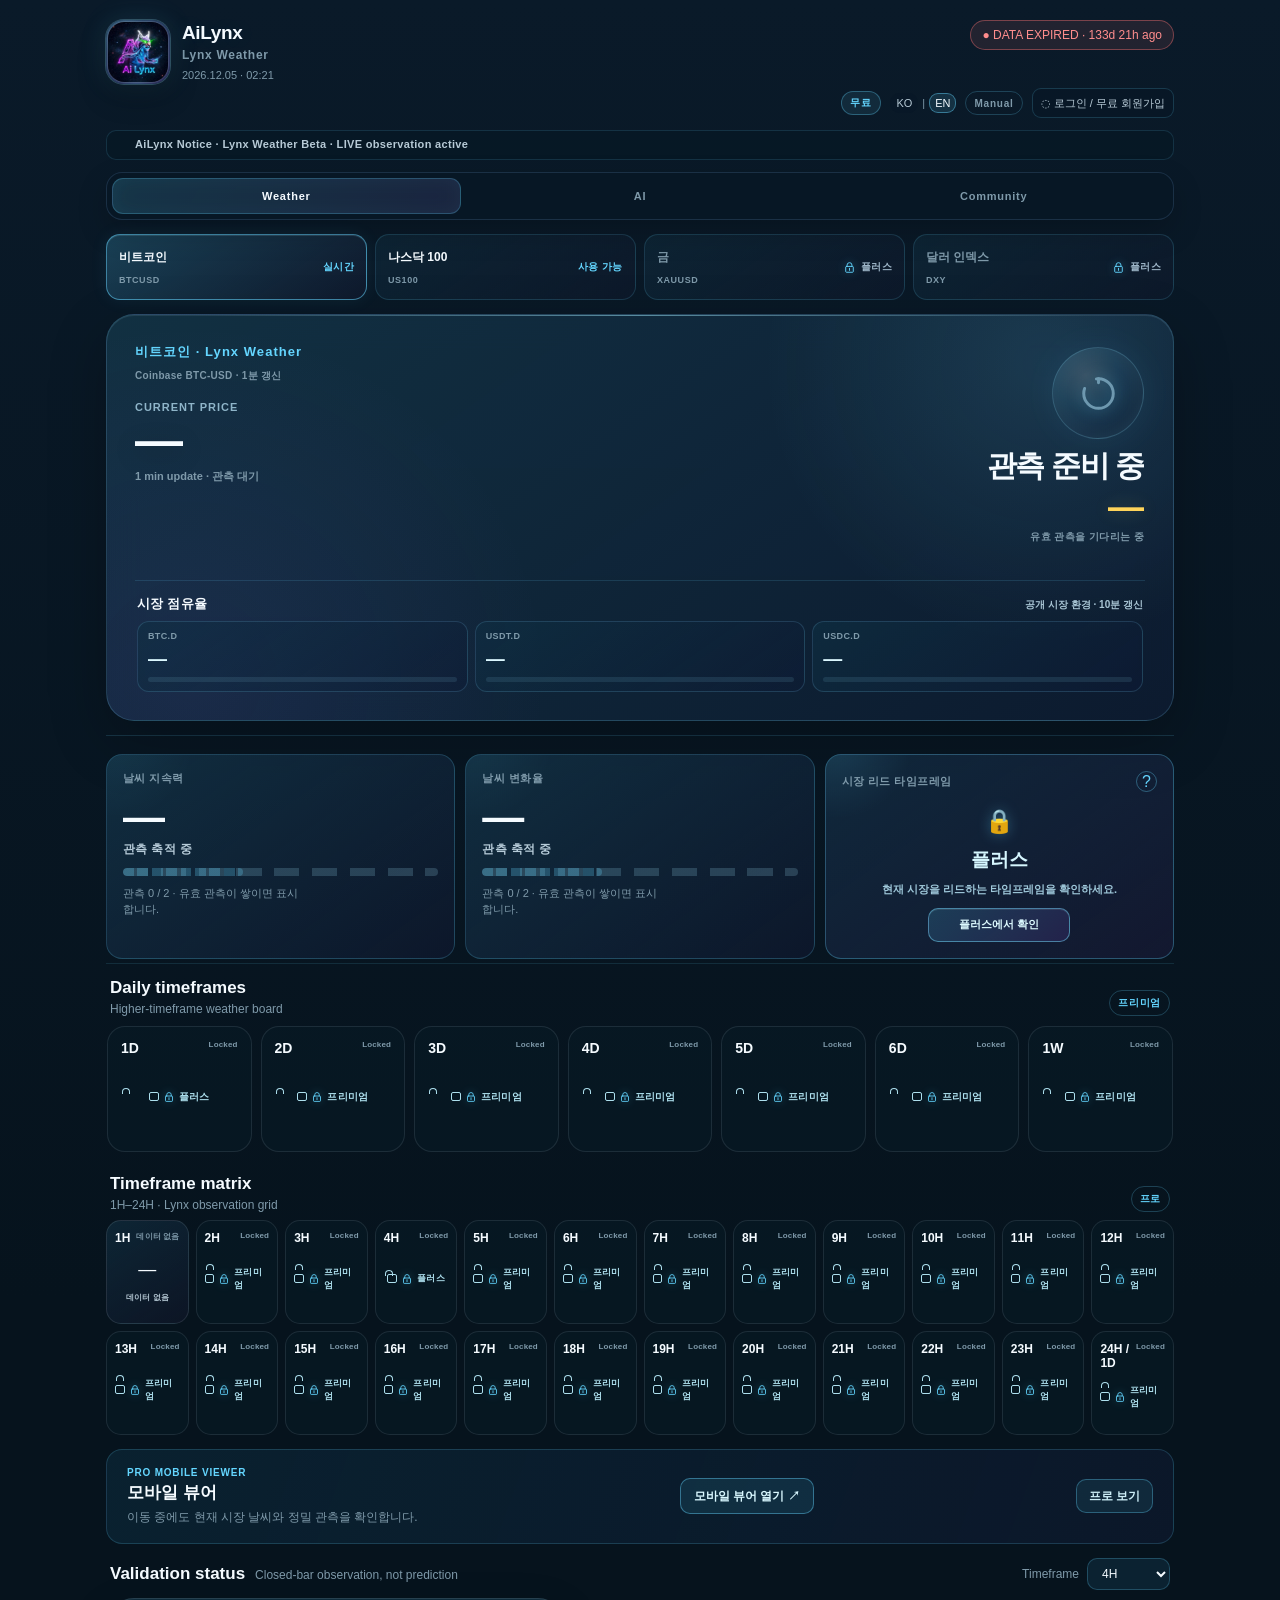
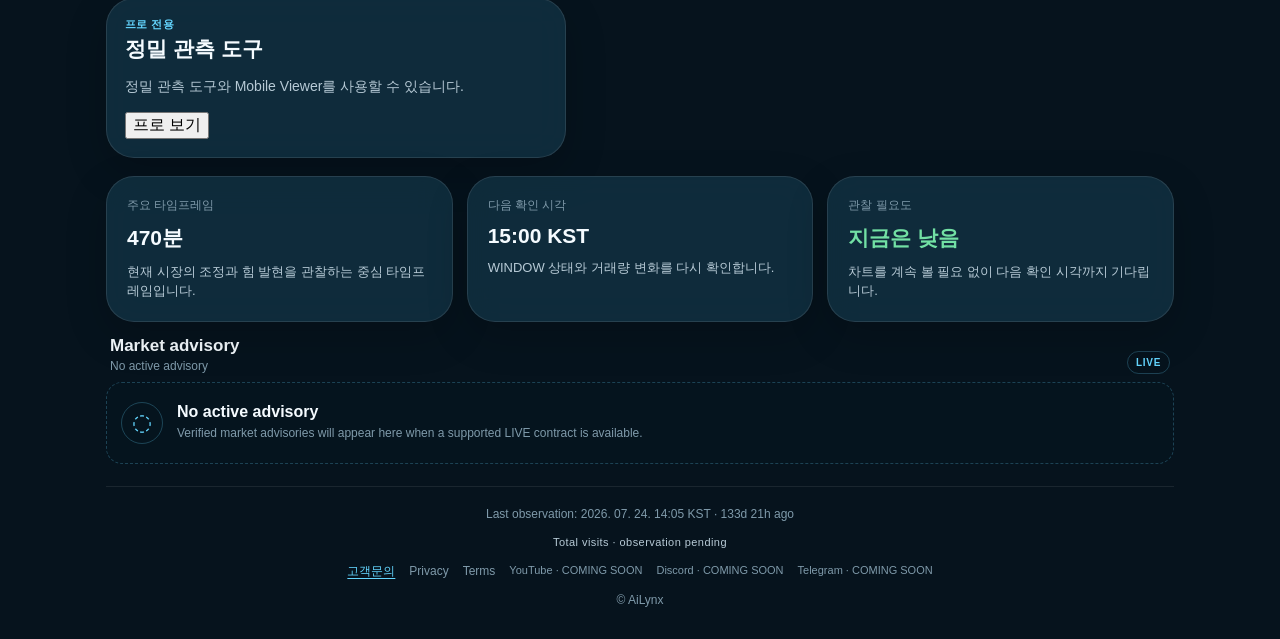
<file: index.html>
<!DOCTYPE html>
<html lang="en">
<head>
  <meta charset="UTF-8" />

  <meta
    name="viewport"
    content="width=device-width, initial-scale=1.0"
  />

  <meta
    name="theme-color"
    content="#071824"
  />

  <meta
    name="description"
    content="AiLynx Bitcoin Weather - 비트코인 금융 기상청"
  />

  <meta
    name="format-detection"
    content="telephone=no"
  />

  <title>AiLynx · Lynx Weather</title>

  <!-- 기본 디자인 -->
  <link
    rel="stylesheet"
    href="./styles.css?v=36"
  />

  <!-- PWA 매니페스트 -->
  <link
    rel="manifest"
    href="./manifest.webmanifest?v=2"
    type="application/manifest+json"
  />

  <!-- 브라우저 파비콘 -->
  <link
    rel="icon"
    type="image/jpeg"
    href="./icons/ailynx-brand.jpg"
  />

  <!-- 아이폰 홈 화면 아이콘 -->
  <link
    rel="apple-touch-icon"
    href="./icons/ailynx-brand.jpg"
  />

  <!-- 표준 모바일 웹앱 설정 -->
  <meta
    name="mobile-web-app-capable"
    content="yes"
  />

  <!-- Apple PWA 설정 -->
  <meta
    name="apple-mobile-web-app-capable"
    content="yes"
  />

  <meta
    name="apple-mobile-web-app-status-bar-style"
    content="black-translucent"
  />

  <meta
    name="apple-mobile-web-app-title"
    content="AiLynx Weather"
  />
</head>

<body>
  <main class="app">

    <!-- 상단 브랜드 -->
    <header class="top-bar">
      <div class="brand">
        <div class="brand-symbol">
          <img class="logo brand-mark" id="brandMark" src="./icons/ailynx-brand.jpg" alt="AiLynx Lynx Weather" />
          <span class="brand-fallback" id="brandFallback" hidden aria-hidden="true">AL</span>
        </div>

        <div class="brand-text">
          <h1>
            AiLynx
          </h1>

          <p class="brand-product">Lynx Weather</p>
          <time class="local-clock" id="localClock" aria-live="off"></time>
        </div>
      </div>

      <div class="live-badge">
        ● CONNECTING
      </div>

      <div class="member-controls" aria-label="Member controls">
        <span class="plan-status-chip" id="planStatusChip" aria-label="Current plan" data-i18n="joinFree">JOIN FREE</span>
        <div class="language-toggle" aria-label="Language"><button type="button" data-language="ko">KO</button><span aria-hidden="true">|</span><button type="button" data-language="en">EN</button></div>
        <button class="manual-button" id="manualButton" type="button" data-i18n="manual">MANUAL</button>
        <button class="member-profile" id="memberProfile" type="button" hidden><span aria-hidden="true">◌</span> <span id="memberProfileLabel">로그인</span></button>
      </div>
    </header>

    <aside class="announcement-ticker" aria-label="AiLynx announcements">
      <div class="announcement-ticker-viewport" tabindex="0">
        <div class="announcement-ticker-track" id="announcementTicker"></div>
      </div>
    </aside>

    <nav class="app-tabs" aria-label="AiLynx sections">
      <button class="app-tab is-active" type="button" data-tab="weather" aria-controls="weatherPanel" aria-selected="true" data-i18n="weather">WEATHER</button>
      <button class="app-tab" type="button" data-tab="ai" aria-controls="aiPanel" aria-selected="false" data-i18n="ai">AI</button>
      <button class="app-tab" type="button" data-tab="community" aria-controls="communityPanel" aria-selected="false" data-i18n="community">COMMUNITY</button>
    </nav>

    <nav class="asset-navigation" id="assetNavigation" aria-label="Weather asset navigation"></nav>

    <div class="app-panel" id="weatherPanel" data-tab-panel="weather">

    <section class="hero card">
      <div class="hero-market">
        <div class="hero-heading">
        <p class="eyebrow" id="heroAssetLabel">BTCUSD · LYNX WEATHER</p>
        <p class="hero-asset-identity" id="heroAssetIdentity">현재 가격 관측을 준비하고 있습니다.</p>
        <div class="hero-price-line"><span class="hero-price-label" data-i18n="currentPrice">CURRENT PRICE</span><strong class="price" id="marketPrice">—</strong><span class="price-change" id="marketPriceMeta">관측 대기</span></div>
        </div>
      </div>
      <div class="hero-weather-panel" aria-live="polite">
        <span class="weather-icon" id="heroWeatherIcon" aria-hidden="true">◌</span>
        <div class="hero-weather-copy"><h2 class="weather-name" id="heroWeatherName">계산 중</h2><strong class="hero-weather-score" id="heroWeatherScore">—</strong><p class="hero-note" id="heroWeatherNote">관측 대기</p></div>
      </div>
      <section class="hero-dominance-context" id="marketDominanceContext" aria-labelledby="marketDominanceTitle">
        <div class="hero-dominance-title"><h2 id="marketDominanceTitle">시장 점유율</h2><span>공개 시장 환경 · 10분 갱신</span></div>
        <div class="market-dominance-strip" id="marketDominanceStrip" aria-live="polite"></div>
      </section>
    </section>

    <section class="section core-metrics-section" aria-label="핵심 날씨 지표">
      <div class="core-metrics" aria-live="polite">
        <article class="core-metric" id="corePersistenceMetric" data-state="accumulating">
          <p>날씨 지속력</p>
          <div class="core-metric-reading"><strong id="corePersistence">—</strong><span class="core-metric-band" id="corePersistenceBand" role="status">관측 축적 중</span></div>
          <span class="core-metric-bar" aria-hidden="true"><i id="corePersistenceGauge"></i></span>
          <small id="corePersistenceNote">관측 0 / 2 · 유효 관측이 쌓이면 표시합니다.</small>
        </article>
        <article class="core-metric" id="coreChangeMetric" data-state="accumulating">
          <p>날씨 변화율</p>
          <div class="core-metric-reading"><strong id="coreChange">—</strong><span class="core-metric-band" id="coreChangeBand" role="status">관측 축적 중</span></div>
          <span class="core-metric-bar" aria-hidden="true"><i id="coreChangeGauge"></i></span>
          <small id="coreChangeNote">관측 0 / 2 · 유효 관측이 쌓이면 표시합니다.</small>
        </article>
        <article class="core-metric core-metric-leader" id="coreLeaderMetric" data-state="empty">
          <div class="core-metric-heading"><p>시장 리드 타임프레임</p><button class="core-dynamics-help" id="coreDynamicsHelp" type="button" aria-label="리더 타임프레임 도움말">?</button></div>
          <div class="core-leader-value"><span class="core-leader-lock" id="coreLeaderLock" aria-hidden="true">🔒</span><strong id="coreLeaderTimeframe">—</strong></div>
          <small class="core-leader-note" id="coreLeaderNote" hidden>현재 시장을 리드하는 타임프레임을 확인하세요.</small>
          <button class="core-plan-cta" id="coreLeaderCta" type="button" data-open-plan data-plan-target="WEATHER" hidden>플러스에서 확인</button>
        </article>
      </div>
    </section>

    <section class="section lynx-frames-section" aria-labelledby="dailyFramesTitle">
      <div class="section-title"><div><h2 id="dailyFramesTitle" data-i18n="dailyTimeframes">DAILY TIMEFRAMES</h2><span data-i18n="dailySubtitle">Higher-timeframe weather board</span></div><span class="plan-chip">프리미엄</span></div>
      <div class="daily-frame-strip" id="dailyFrameStrip" aria-live="polite"></div>
    </section>

    <section class="section lynx-frames-section" aria-labelledby="intradayFramesTitle">
      <div class="section-title"><div><h2 id="intradayFramesTitle" data-i18n="timeframeMatrix">TIMEFRAME MATRIX</h2><span data-i18n="matrixSubtitle">1H–24H · Lynx observation grid</span></div><span class="plan-chip">프로</span></div>
      <div class="timeframe-matrix" id="timeframeMatrix" aria-live="polite"></div>
    </section>

    <section class="section mobile-viewer-entry" id="mobileViewerEntry" data-access="locked" aria-labelledby="mobileViewerEntryTitle">
      <div><p class="eyebrow">PRO MOBILE VIEWER</p><h2 id="mobileViewerEntryTitle">모바일 뷰어</h2><p>이동 중에도 현재 시장 날씨와 정밀 관측을 확인합니다.</p></div>
      <a id="mobileViewerOpen" class="mobile-viewer-entry-link" href="/mobile-viewer" hidden>모바일 뷰어 열기 ↗</a>
      <button id="mobileViewerLocked" type="button" data-open-plan data-plan-target="PRO">프로 보기</button>
    </section>

    <section class="section validation-section">
      <div class="section-title validation-title">
        <div>
          <h2 data-i18n="validationStatus">VALIDATION STATUS</h2>
          <span data-i18n="validationSubtitle">Closed-bar observation, not prediction</span>
        </div>

        <label class="validation-timeframe-label" for="validationTimeframe">
          <span data-i18n="timeframe">TIMEFRAME</span>
          <select id="validationTimeframe" aria-label="MAAT validation timeframe">
            <option value="240">4H</option>
            <option value="480">8H</option>
            <option value="720">12H</option>
            <option value="D">1D</option>
          </select>
        </label>
      </div>

      <p class="precision-summary" id="precisionSummary" hidden></p>
      <div class="validation-grid" id="validationCards" aria-live="polite">
        <article class="validation-card card" data-validation-card="maat">
          <div class="validation-card-head">
            <div>
              <p class="validation-kicker">정밀 관측</p>
              <h3>MAAT</h3>
            </div>
            <span class="validation-quality" id="maatQuality">불러오는 중</span>
          </div>
          <p class="validation-status" id="maatStatus">정밀 관측을 확인하는 중입니다.</p>
          <div class="validation-metrics">
            <div><span>상태</span><strong id="maatState">—</strong></div>
            <div><span>점수</span><strong id="maatScore">—</strong></div>
            <div><span>위험도</span><strong id="maatRisk">—</strong></div>
            <div><span>노이즈</span><strong id="maatNoise">—</strong></div>
          </div>
          <dl class="validation-details">
            <div><dt>관측 창</dt><dd id="maatWindow">—</dd></div>
            <div><dt>상위 TF</dt><dd id="maatParentTf">—</dd></div>
            <div><dt>관측 시각</dt><dd id="maatUpdated">—</dd></div>
          </dl>
        </article>

        <article class="validation-card card" data-validation-card="maat2">
          <div class="validation-card-head">
            <div>
              <p class="validation-kicker">시간 정밀 관측</p>
              <h3>MAAT2</h3>
            </div>
            <span class="validation-quality" id="maat2Quality">불러오는 중</span>
          </div>
          <p class="validation-status" id="maat2Status">정밀 관측을 확인하는 중입니다.</p>
          <div class="validation-metrics">
            <div><span>역할</span><strong id="maat2Role">—</strong></div>
            <div><span>시간 점수</span><strong id="maat2TimeScore">—</strong></div>
            <div><span>후보 / 상위 TF</span><strong id="maat2Timeframes">—</strong></div>
            <div><span>노이즈</span><strong id="maat2Noise">—</strong></div>
          </div>
          <dl class="validation-details">
            <div><dt>Hub 점수</dt><dd id="maat2HubScores">—</dd></div>
            <div><dt>사유 / 리셋</dt><dd id="maat2Why">—</dd></div>
            <div><dt>동기화</dt><dd id="maat2Sync">—</dd></div>
          </dl>
        </article>
      </div>
    </section>


    <!-- 3. 타임프레임별 날씨 -->
    <section class="section" hidden>
      <div class="section-title">
        <h2>
          타임프레임별 날씨
        </h2>

        <span>
          HORUS 힘 발현 준비도
        </span>
      </div>

      <div class="hourly-card card">
        <div class="hourly-list">

          <article class="hour">
            <div class="hour-time">
              09:00
            </div>

            <div class="hour-icon">
              ☀️
            </div>

            <div class="hour-energy">
              62°
            </div>

            <div class="hour-rain">
              💧 10%
            </div>
          </article>

          <article class="hour">
            <div class="hour-time">
              10:00
            </div>

            <div class="hour-icon">
              🌤️
            </div>

            <div class="hour-energy">
              64°
            </div>

            <div class="hour-rain">
              💧 15%
            </div>
          </article>

          <article class="hour">
            <div class="hour-time">
              11:00
            </div>

            <div class="hour-icon">
              🌤️
            </div>

            <div class="hour-energy">
              66°
            </div>

            <div class="hour-rain">
              💧 20%
            </div>
          </article>

          <article class="hour">
            <div class="hour-time">
              12:00
            </div>

            <div class="hour-icon">
              ⛅
            </div>

            <div class="hour-energy">
              68°
            </div>

            <div class="hour-rain">
              💧 30%
            </div>
          </article>

          <article class="hour">
            <div class="hour-time">
              13:00
            </div>

            <div class="hour-icon">
              ☁️
            </div>

            <div class="hour-energy">
              71°
            </div>

            <div class="hour-rain">
              💧 45%
            </div>
          </article>

          <article class="hour">
            <div class="hour-time">
              14:00
            </div>

            <div class="hour-icon">
              🌦️
            </div>

            <div class="hour-energy">
              74°
            </div>

            <div class="hour-rain">
              💧 60%
            </div>
          </article>

          <article class="hour">
            <div class="hour-time">
              15:00
            </div>

            <div class="hour-icon">
              🌧️
            </div>

            <div class="hour-energy">
              76°
            </div>

            <div class="hour-rain">
              💧 70%
            </div>
          </article>

          <article class="hour">
            <div class="hour-time">
              16:00
            </div>

            <div class="hour-icon">
              ☁️
            </div>

            <div class="hour-energy">
              70°
            </div>

            <div class="hour-rain">
              💧 40%
            </div>
          </article>

        </div>
      </div>
    </section>


    <!-- 3. 상위 타임프레임 예보 -->
    <section class="section" hidden>
      <div class="section-title">
        <h2>
          상위 타임프레임 예보
        </h2>

        <span>
          예측이 아닌 관찰 일정
        </span>
      </div>

      <div class="daily-card card">

        <div class="daily-header">
          <span>요일</span>
          <span>타임프레임</span>
          <span>시장 상태</span>
          <span>발현 준비도</span>
          <span>상단 / 하단</span>
        </div>

        <div
          class="daily-list"
          id="dailyForecast"
        ></div>

      </div>
    </section>


    <!-- 4. 핵심 관찰 정보 -->
    <section class="info-grid" hidden>

      <article class="info-card card">
        <p class="info-label">
          주요 타임프레임
        </p>

        <p class="info-value">
          470분
        </p>

        <p class="info-description">
          현재 시장의 조정과 힘 발현을 관찰하는 중심 타임프레임입니다.
        </p>
      </article>

      <article class="info-card card">
        <p class="info-label">
          다음 확인 시각
        </p>

        <p class="info-value">
          15:00 KST
        </p>

        <p class="info-description">
          WINDOW 상태와 거래량 변화를 다시 확인합니다.
        </p>
      </article>

      <article class="info-card card">
        <p class="info-label">
          관찰 필요도
        </p>

        <p class="info-value safe">
          지금은 낮음
        </p>

        <p class="info-description">
          차트를 계속 볼 필요 없이 다음 확인 시각까지 기다립니다.
        </p>
      </article>

    </section>


    </div>

    <section class="app-panel shell-panel card" id="aiPanel" data-tab-panel="ai" hidden>
      <p class="eyebrow">AILYNX AI</p>
      <h2>AI 기능 준비 중</h2>
      <p>관측 데이터를 바탕으로 한 AiLynx AI 경험을 준비하고 있습니다.</p>
      <span class="shell-status">COMING SOON</span>
    </section>

    <section class="app-panel shell-panel card" id="legacyCommunityPanel" hidden>
      <p class="eyebrow">COMMUNITY</p>
      <h2>Community 준비 중</h2>
      <p>텍스트 중심의 일반 emoji와 AiLynx emoji 표현을 위한 공간입니다. 게시와 반응 기능은 준비 중입니다.</p>
      <div class="community-emoji-preview" aria-label="Community emoji preview">
        <span>☀️</span><span>🌦️</span><span>🦁</span><span>✦</span>
      </div>
      <span class="shell-status">COMING SOON</span>
    </section>

    <section class="app-panel shell-panel card community-shell" id="communityPanel" data-tab-panel="community" hidden>
      <p class="eyebrow">COMMUNITY</p>
      <div class="community-heading"><h2 data-i18n="community">커뮤니티</h2><span class="shell-status" id="communityAvailability">SETUP REQUIRED</span></div>
      <p class="community-policy" data-i18n="noUploads">이미지·GIF·동영상·파일 업로드는 지원하지 않습니다.</p>
      <div class="community-tabs" role="tablist" aria-label="Community sections"><button class="is-active" type="button" data-community-tab="posts" data-i18n="posts">POSTS</button><button type="button" data-community-tab="chat" data-i18n="chat">LIVE CHAT</button></div>
      <section data-community-panel="posts"><div class="community-composer"><textarea data-community-input data-i18n-placeholder="postPlaceholder" placeholder="텍스트로 생각을 남겨보세요" maxlength="4000" disabled></textarea><button type="button" data-community-auth data-i18n="compose">글 작성</button></div><div class="community-empty"><strong data-i18n="setupRequired">설정 필요</strong><p data-i18n="signInRequired">로그인 후 이용할 수 있습니다.</p></div></section>
      <section data-community-panel="chat" hidden><div class="community-empty"><strong data-i18n="liveChat">LIVE CHAT</strong><p data-i18n="signInRequired">로그인 후 이용할 수 있습니다.</p></div><div class="community-composer"><textarea data-community-input data-i18n-placeholder="chatPlaceholder" placeholder="메시지 입력" maxlength="800" disabled></textarea><button type="button" data-community-auth data-i18n="send">보내기</button></div></section>
      <div class="community-emoji-picker" id="communityEmojiPicker" aria-label="Emoji picker"></div>
    </section>

    <section class="section market-advisory-section" aria-labelledby="marketAdvisoryTitle">
      <div class="section-title"><div><h2 id="marketAdvisoryTitle" data-i18n="marketAdvisory">MARKET ADVISORY</h2><span id="marketAdvisorySubtitle" data-i18n="noActiveAdvisory">No active advisory</span></div><span class="plan-chip">LIVE</span></div>
      <article class="market-advisory-empty" id="marketAdvisory" aria-live="polite">
        <span class="market-advisory-icon" aria-hidden="true">◌</span>
        <div><strong id="marketAdvisoryStatus" data-i18n="noActiveAdvisory">No active advisory</strong><p id="marketAdvisoryNote" data-i18n="advisoryNote">Verified market advisories will appear here when a supported LIVE contract is available.</p></div>
      </article>
    </section>

    <footer>
      <p id="lastObservation" data-i18n="loading">Loading</p>
      <p class="visit-stats" id="visitStats" data-i18n="totalVisitsWaiting">Total visits · observation pending</p>
      <nav class="footer-links" aria-label="Footer links">
        <button type="button" class="footer-link" data-inquiry-status>고객문의</button>
        <span>Privacy</span>
        <span>Terms</span>
        <span class="social-link-placeholder">YouTube · COMING SOON</span>
        <span class="social-link-placeholder">Discord · COMING SOON</span>
        <span class="social-link-placeholder">Telegram · COMING SOON</span>
      </nav>
      <p>© AiLynx</p>
    </footer>

  </main>

  <script src="./weather-engine.js"></script>
  <script src="./lynx-dashboard-config.js?v=21"></script>
  <script src="./lynx-notices.js?v=16"></script>
  <script type="module" src="./asset-registry.js?v=7"></script>
  <script type="module" src="./asset-presentation.js?v=1"></script>
  <script type="module" src="./weather-history.js?v=2"></script>
  <script type="module" src="./core-dynamics.js?v=1"></script>
  <script src="/api/public-runtime-config.js"></script>
  <script src="./public-runtime-config.js?v=1"></script>
  <script src="./community-config.js?v=4"></script>
  <script type="module" src="./admin-access.js?v=3"></script>
  <script src="./i18n.js?v=6"></script>
  <script src="./community-client.js?v=1"></script>
  <script type="module" src="./auth-client.js?v=1"></script>
  <script type="module" src="./membership-client.js?v=2"></script>
  <script type="module" src="./admin-preview.js?v=2"></script>
  <script type="module" src="./member-community.js?v=5"></script>
  <script src="./market-advisory-config.js?v=1"></script>
  <script src="./market-advisory.js?v=1"></script>
  <script type="module" src="./auth-gate.js?v=4"></script>
  <script src="./app.js?v=60"></script>

  <dialog class="account-dialog" id="accountDialog" aria-labelledby="accountDialogTitle">
    <form method="dialog"><button class="dialog-close" type="button" data-dialog-close aria-label="닫기">×</button></form>
    <p class="eyebrow">AILYNX WEATHER</p><h2 id="accountDialogTitle">멤버십</h2>
    <p id="authSetupNote" role="status">BTCUSD 날씨는 로그인 없이 이용할 수 있습니다.</p>
    <section id="accountAnonymous">
      <div class="auth-tabs" role="tablist" aria-label="계정 메뉴">
        <button type="button" role="tab" aria-selected="true" data-auth-view="login">로그인</button>
        <button type="button" role="tab" aria-selected="false" data-auth-view="signup">무료 회원가입</button>
      </div>
      <form id="emailLoginForm" class="email-auth-form" data-auth-panel="login" novalidate>
        <label>이메일<input name="email" type="email" autocomplete="email" required></label>
        <label>비밀번호<input name="password" data-auth-password type="password" autocomplete="current-password" minlength="6" required></label>
        <button type="submit">로그인</button>
        <button class="auth-link" type="button" data-auth-view="reset">비밀번호 찾기</button>
      </form>
      <form id="emailSignupForm" class="email-auth-form" data-auth-panel="signup" hidden novalidate>
        <label>이메일<input name="email" type="email" autocomplete="email" required></label>
        <label>비밀번호<input name="password" data-auth-password type="password" autocomplete="new-password" minlength="6" required></label>
        <label>비밀번호 확인<input name="passwordConfirm" data-auth-password type="password" autocomplete="new-password" minlength="6" required></label>
        <button type="submit">무료 회원가입</button>
      </form>
      <form id="passwordResetForm" class="email-auth-form" data-auth-panel="reset" hidden novalidate>
        <label>비밀번호 재설정 이메일<input name="email" type="email" autocomplete="email" required></label>
        <button type="submit">재설정 이메일 보내기</button>
        <button class="auth-link" type="button" data-auth-view="login">로그인으로 돌아가기</button>
      </form>
    </section>
    <section class="account-settings" id="accountAuthenticated" hidden aria-labelledby="accountSettingsTitle">
      <strong id="accountSettingsTitle">멤버십</strong>
      <p id="accountUserEmail"></p>
      <div><span>현재 플랜</span><b id="accountPlanValue">무료</b></div>
      <p class="account-upgrade-note" id="accountUpgradeNote">더 많은 자산과 정밀 관측 기능은 상위 플랜에서 사용할 수 있습니다.</p>
      <button class="account-plan-button" id="accountPlanButton" type="button" data-open-plan>플랜 보기</button>
      <button id="accountLogout" type="button">로그아웃</button>
    </section>
  </dialog>

  <dialog class="manual-dialog" id="manualDialog" aria-labelledby="manualDialogTitle">
    <form method="dialog"><button class="dialog-close" type="button" data-dialog-close aria-label="Close">×</button></form>
    <p class="eyebrow" data-i18n="manual">MANUAL</p>
    <h2 id="manualDialogTitle" data-i18n="manualTitle">Lynx Weather manual</h2>
    <p data-i18n="manualIntro">AiLynx shows verified market observations, not predictions.</p>
    <ol><li data-i18n="manualOne">Weather labels use the supported LIVE contract for each market and timeframe.</li><li data-i18n="manualTwo">Observation-pending, planned, locked, and no-data states are shown as-is; no value is invented.</li><li data-i18n="manualThree">MAAT and MAAT2 detail validation requires PRO.</li></ol>
    <form method="dialog"><button type="submit" data-i18n="close">Close</button></form>
  </dialog>

  <dialog class="auth-gate-dialog" id="authGateDialog" aria-labelledby="authGateTitle">
    <form method="dialog"><button class="dialog-close" type="button" data-auth-action="close" aria-label="Close">×</button></form>
    <p class="eyebrow">AILYNX WEATHER</p><h2 id="authGateTitle">회원 전용 기능</h2>
    <p>로그인하면 현재 플랜과 이용 가능한 기능을 확인할 수 있습니다.</p>
    <div class="auth-gate-actions"><button type="button" data-auth-open="login">로그인</button><button type="button" data-auth-open="signup">무료 회원가입</button></div>
  </dialog>
  <dialog class="auth-gate-dialog" id="membershipUpgradeDialog" aria-labelledby="membershipUpgradeTitle">
    <form method="dialog"><button class="dialog-close" type="button" data-auth-action="close" aria-label="Close">×</button></form>
    <p class="eyebrow" id="membershipUpgradeEyebrow">플러스 멤버십</p><h2 id="membershipUpgradeTitle">플러스에서 추가 자산 날씨를 확인하세요</h2>
    <p id="membershipUpgradeDescription">BTC 외 시장까지 같은 Lynx Weather 기준으로 관측할 수 있습니다.</p>
    <button type="button" data-open-plan data-plan-target="WEATHER">플랜 보기</button>
  </dialog>
  <dialog class="plan-dialog" id="planDialog" aria-labelledby="planDialogTitle">
    <form method="dialog"><button class="dialog-close" type="submit" aria-label="닫기">×</button></form>
    <p class="eyebrow">AILYNX MEMBERSHIP</p><h2 id="planDialogTitle">Lynx 플랜</h2>
    <p class="plan-dialog-intro" id="planDialogIntro">현재 관측 범위에 맞는 플랜을 확인하세요.</p>
    <div class="plan-card-grid">
      <article class="plan-card" data-plan-card="FREE"><h3>무료</h3><p>BTC · 나스닥100 중심의 기본 Lynx Weather</p><small>기본 시장 점유율과 핵심 날씨 확인</small></article>
      <article class="plan-card" data-plan-card="WEATHER"><h3>플러스</h3><p>추가 자산 2개 + 시장 리드 타임프레임</p><small>추가 자산은 추후 선택 가능</small><button type="button" data-plan-interest="WEATHER">플러스 보기</button></article>
      <article class="plan-card" data-plan-card="PREMIUM"><h3>프리미엄</h3><p>일간 타임프레임 + 검증 상태</p><small>상위 시간축과 상세 검증 정보 확인</small><button type="button" data-plan-interest="PREMIUM">프리미엄 보기</button></article>
      <article class="plan-card" data-plan-card="PRO"><h3>프로</h3><p>전체 타임프레임 매트릭스 + Mobile Viewer</p><small>Lynx 정밀 관측 환경</small><button type="button" data-plan-interest="PRO">프로 보기</button></article>
    </div>
    <p class="plan-dialog-notice" id="planDialogNotice" role="status">구독 준비 중</p>
  </dialog>
  <dialog class="auth-gate-dialog onboarding-dialog" id="onboardingDialog" aria-labelledby="onboardingTitle">
    <p class="eyebrow">WELCOME TO AILYNX</p>
    <h2 id="onboardingTitle">Set your language and main market.</h2>
    <div class="onboarding-choice"><strong>Language</strong><div><button class="is-active" type="button" data-onboarding-language="en">English</button><button type="button" data-onboarding-language="ko">한국어</button></div></div>
    <div class="onboarding-choice"><strong>Main market</strong><div><button class="is-active" type="button" data-onboarding-asset="BTCUSD">Bitcoin</button><button type="button" data-onboarding-asset="US100">Nasdaq</button></div></div>
    <button class="onboarding-save" type="button" data-onboarding-save>Save preferences</button>
  </dialog>
</body>
</html>
</file>
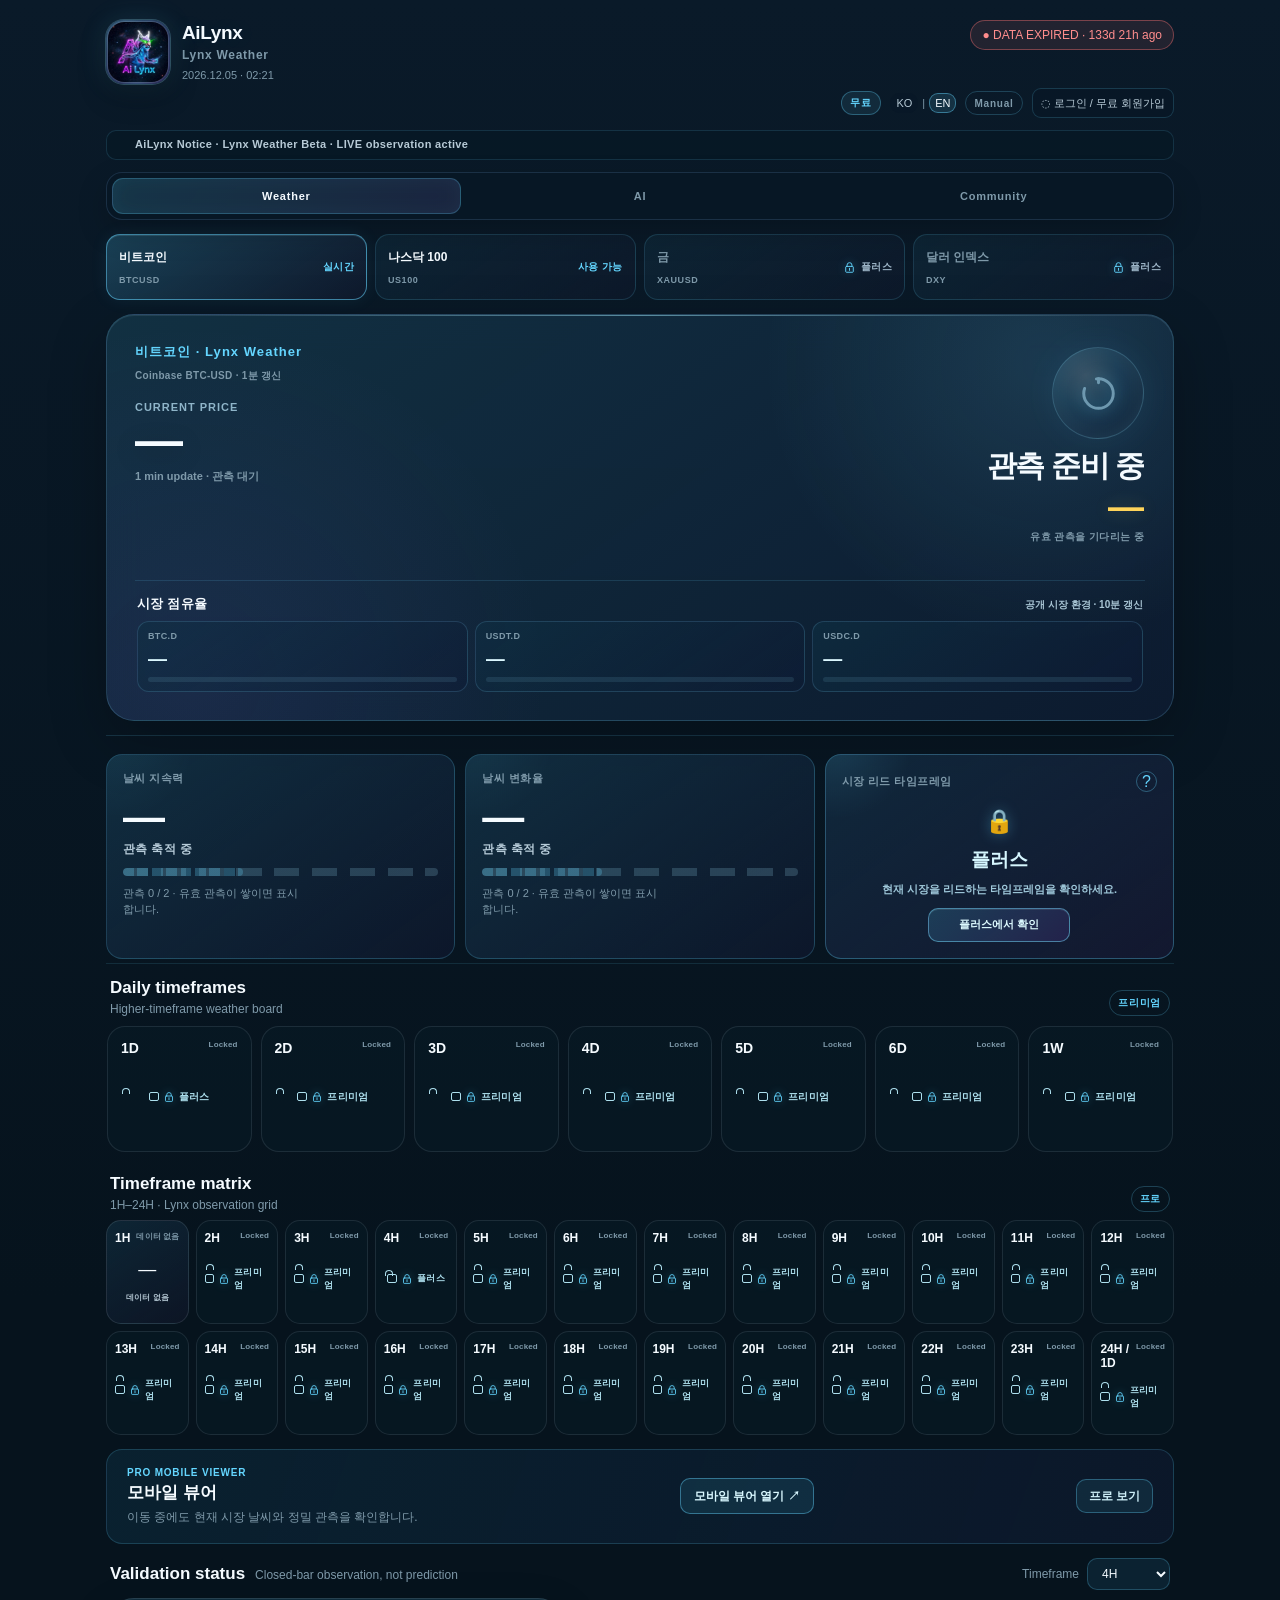
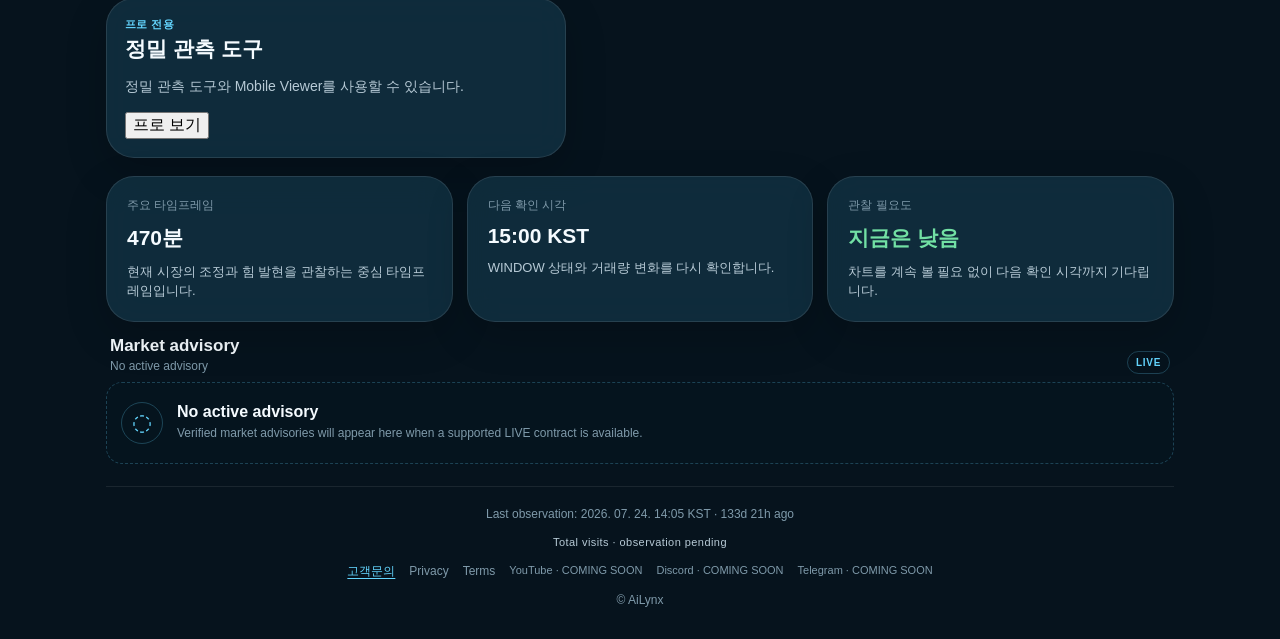
<file: admin.html>
<!doctype html>
<html lang="ko">
<head>
  <meta charset="utf-8">
  <meta name="viewport" content="width=device-width, initial-scale=1">
  <meta name="robots" content="noindex">
  <title>AiLynx 관리자</title>
  <link rel="icon" type="image/jpeg" href="./icons/ailynx-brand.jpg">
  <link rel="stylesheet" href="./styles.css?v=32">
</head>
<body>
  <main class="admin-page-shell" id="adminPageShell" hidden></main>
  <p class="admin-route-check" id="adminRouteCheck" role="status">관리자 권한을 확인하고 있습니다.</p>
  <script src="/api/public-runtime-config.js"></script>
  <script src="./public-runtime-config.js?v=1"></script>
  <script src="./community-config.js?v=4"></script>
  <script src="./lynx-dashboard-config.js?v=21"></script>
  <script type="module" src="./auth-client.js?v=1"></script>
  <script type="module" src="./membership-client.js?v=2"></script>
  <script type="module" src="./admin-access.js?v=3"></script>
  <script type="module" src="./admin-preview.js?v=2"></script>
  <script type="module" src="./admin-page.js?v=3"></script>
</body>
</html>
</file>
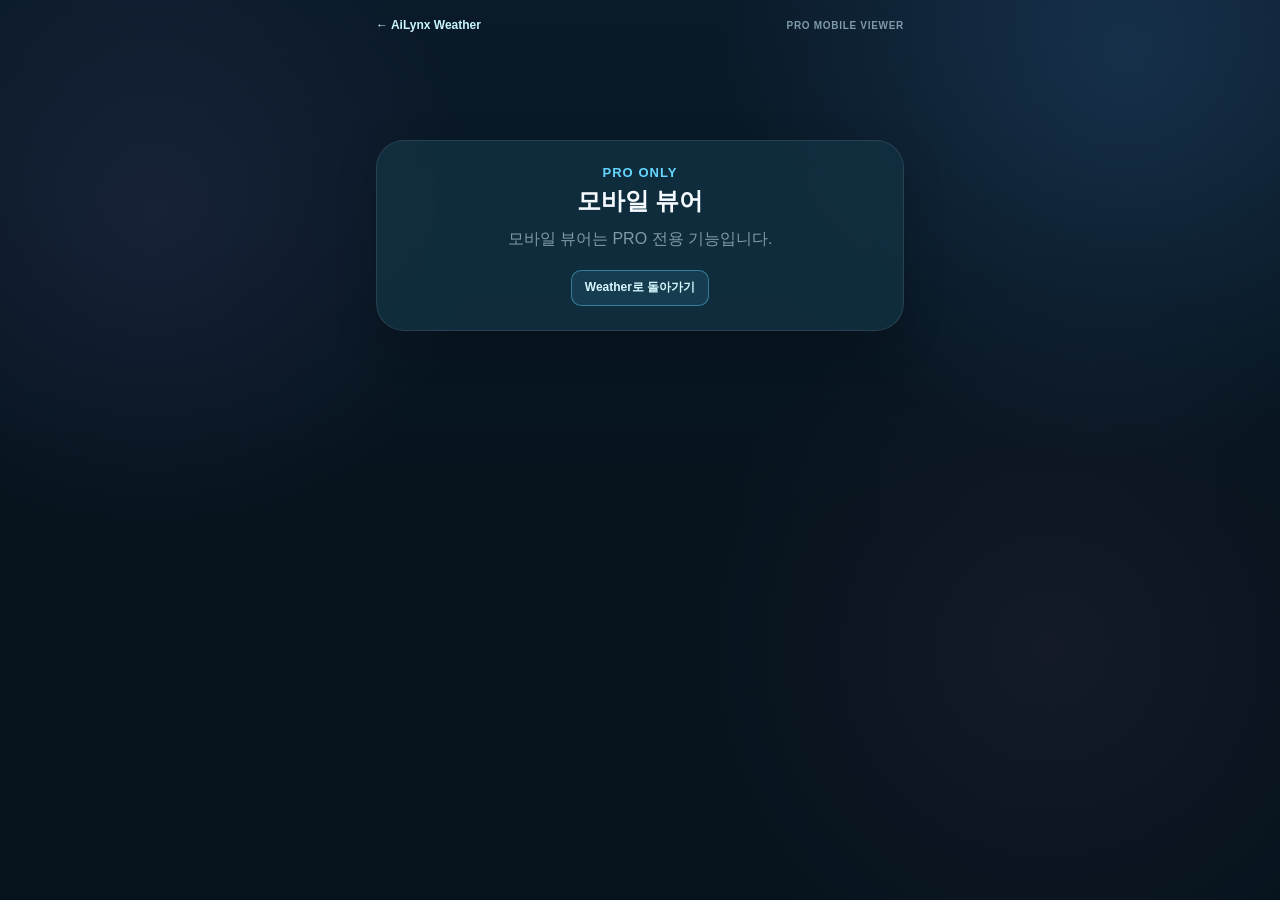
<file: mobile-viewer.html>
<!DOCTYPE html>
<html lang="ko"><head><meta charset="UTF-8"><meta name="viewport" content="width=device-width, initial-scale=1.0"><meta name="theme-color" content="#071824"><title>AiLynx · Mobile Viewer</title><link rel="stylesheet" href="./styles.css?v=36"><link rel="manifest" href="./manifest.webmanifest?v=2"><link rel="icon" type="image/jpeg" href="./icons/ailynx-brand.jpg"></head>
<body class="mobile-viewer-page"><main class="mobile-viewer-shell">
  <header class="mobile-viewer-header"><a href="/" aria-label="AiLynx Weather로 돌아가기">← AiLynx Weather</a><span>PRO MOBILE VIEWER</span></header>
  <section id="mobileViewerLocked" class="mobile-viewer-lock card" hidden><p class="eyebrow">PRO ONLY</p><h1>모바일 뷰어</h1><p id="mobileViewerGate">접근 권한을 확인하는 중입니다.</p><a class="mobile-viewer-primary" href="/">Weather로 돌아가기</a></section>
  <section id="mobileViewerData" hidden aria-live="polite"><div class="mobile-viewer-title"><p class="eyebrow">AILYNX WEATHER</p><h1>모바일 뷰어</h1><p>현재 시장 날씨와 정밀 관측</p></div>
    <nav id="mobileViewerAssets" class="mobile-viewer-assets" aria-label="자산 선택"></nav>
    <article class="mobile-viewer-hero card"><p id="mobileViewerAsset">BTCUSD</p><div class="mobile-viewer-reading"><div><strong id="mobileViewerPrice">—</strong><small id="mobileViewerUnit"></small></div><div id="mobileViewerIcon" class="mobile-viewer-icon"></div></div><div class="mobile-viewer-weather"><strong id="mobileViewerWeather">관측 대기</strong><span>점수 <b id="mobileViewerScore">—</b></span></div><dl><div><dt>관측 상태</dt><dd id="mobileViewerStatus">관측 대기</dd></div><div><dt>관측 시각</dt><dd id="mobileViewerObservedAt">—</dd></div></dl></article>
    <section class="mobile-viewer-metrics"><article class="card"><p>날씨 지속력</p><strong id="mobileViewerPersistence">관측 축적 중</strong></article><article class="card"><p>날씨 변화율</p><strong id="mobileViewerChange">관측 축적 중</strong></article></section>
    <article id="mobileViewerLeader" class="mobile-viewer-leader card" hidden><p>시장 리드 타임프레임</p><strong id="mobileViewerLeaderValue">—</strong></article>
    <article class="mobile-viewer-precision card"><p class="eyebrow">정밀 관측 요약</p><strong id="mobileViewerPrecision">관측을 불러오는 중</strong><small>기압 상태 (타임프레임 압력 상태) · 시간 전선 (타임프레임 전선)</small></article>
  </section>
</main>
<script src="./weather-engine.js"></script><script src="/api/public-runtime-config.js"></script><script src="./public-runtime-config.js?v=1"></script><script src="./community-config.js?v=4"></script><script type="module" src="./auth-client.js?v=1"></script><script type="module" src="./membership-client.js?v=2"></script><script type="module" src="./admin-access.js?v=3"></script><script type="module" src="./mobile-viewer.js?v=1"></script></body></html>
</file>
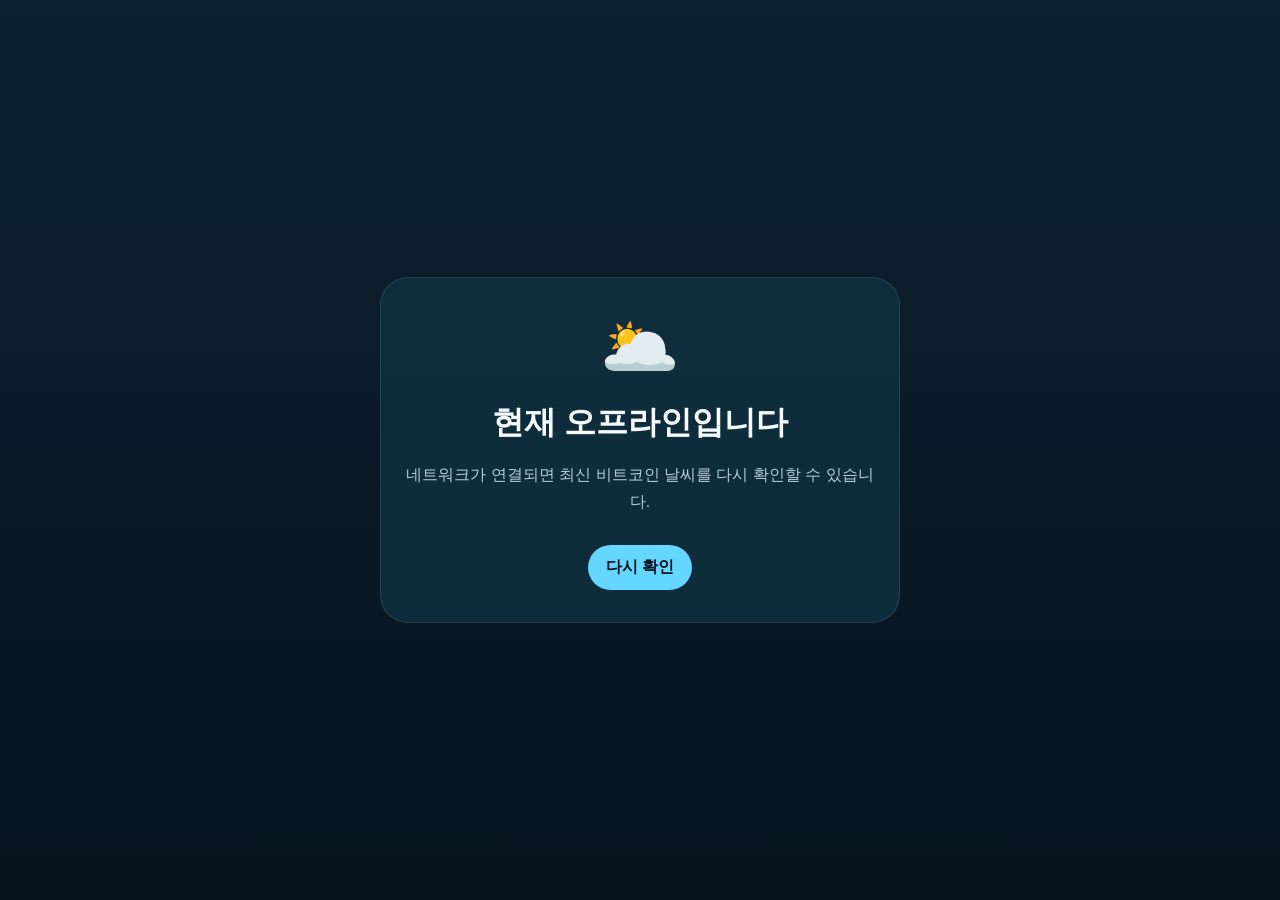
<file: offline.html>
<!DOCTYPE html>
<html lang="ko">
<head>
  <meta charset="UTF-8" />
  <meta name="viewport" content="width=device-width, initial-scale=1.0" />
  <meta name="theme-color" content="#071824" />
  <title>AiLynx Weather · 오프라인</title>
  <style>
    * { box-sizing: border-box; }
    body {
      margin: 0;
      min-height: 100vh;
      display: grid;
      place-items: center;
      padding: 24px;
      color: #f5fbff;
      font-family: Arial, "Noto Sans KR", sans-serif;
      background: linear-gradient(180deg, #0b2231, #06131d);
    }
    main {
      width: min(100%, 520px);
      padding: 32px 24px;
      border: 1px solid rgba(255,255,255,.1);
      border-radius: 28px;
      text-align: center;
      background: rgba(18,49,67,.82);
    }
    .icon { font-size: 64px; }
    h1 { margin: 16px 0 10px; }
    p { color: #b7cad6; line-height: 1.7; }
    a {
      display: inline-block;
      margin-top: 14px;
      padding: 12px 18px;
      border-radius: 999px;
      color: #06131d;
      background: #64d6ff;
      font-weight: 800;
      text-decoration: none;
    }
  </style>
</head>
<body>
  <main>
    <div class="icon">🌥️</div>
    <h1>현재 오프라인입니다</h1>
    <p>네트워크가 연결되면 최신 비트코인 날씨를 다시 확인할 수 있습니다.</p>
    <a href="./index.html">다시 확인</a>
  </main>
</body>
</html>
</file>
<file: styles.css>
:root {
      --background: #06131d;
      --background-light: #0b2231;
      --card: rgba(18, 49, 67, 0.82);
      --card-border: rgba(255, 255, 255, 0.1);

      --text-main: #f5fbff;
      --text-sub: #b7cad6;
      --text-muted: #7f9aaa;

      --cyan: #64d6ff;
      --yellow: #ffd45a;
      --green: #72e0a4;
    }

    * {
      box-sizing: border-box;
    }

    body {
      margin: 0;
      min-height: 100vh;

      font-family:
        Arial,
        "Apple SD Gothic Neo",
        "Noto Sans KR",
        sans-serif;

      color: var(--text-main);

      background:
        radial-gradient(
          circle at top right,
          rgba(45, 160, 195, 0.25),
          transparent 38%
        ),
        linear-gradient(
          180deg,
          var(--background-light),
          var(--background)
        );
    }

    button,
    input,
    select {
      font: inherit;
    }

    .app {
      width: min(100%, 1100px);
      margin: 0 auto;
      padding: 20px 16px 40px;
    }

    .top-bar {
      display: flex;
      justify-content: space-between;
      align-items: center;
      gap: 16px;

      margin-bottom: 18px;
    }

    .brand {
      display: flex;
      align-items: center;
      gap: 12px;
    }

    .logo {
      display: grid;
      place-items: center;

      width: 48px;
      height: 48px;

      border: 1px solid rgba(100, 214, 255, 0.3);
      border-radius: 16px;

      font-size: 25px;

      background: rgba(100, 214, 255, 0.1);
    }

    .brand-text h1 {
      margin: 0;
      font-size: 19px;
      letter-spacing: -0.02em;
    }

    .brand-text p {
      margin: 4px 0 0;
      color: var(--text-muted);
      font-size: 12px;
    }

    .live-badge {
      padding: 7px 11px;

      border: 1px solid rgba(114, 224, 164, 0.25);
      border-radius: 999px;

      color: var(--green);
      background: rgba(114, 224, 164, 0.08);

      font-size: 12px;
      white-space: nowrap;
    }

    .live-badge.status-fresh {
      border-color: rgba(114, 224, 164, 0.25);
      color: var(--green);
      background: rgba(114, 224, 164, 0.08);
    }

    .live-badge.status-delay {
      border-color: rgba(255, 212, 90, 0.35);
      color: var(--yellow);
      background: rgba(255, 212, 90, 0.1);
    }

    .live-badge.status-stale {
      border-color: rgba(255, 166, 90, 0.4);
      color: #ffb06a;
      background: rgba(255, 166, 90, 0.1);
    }

    .live-badge.status-expired,
    .live-badge.status-error {
      border-color: rgba(255, 116, 116, 0.4);
      color: #ff8d8d;
      background: rgba(255, 116, 116, 0.1);
    }

    .live-badge.status-offline {
      border-color: rgba(183, 202, 214, 0.25);
      color: var(--text-sub);
      background: rgba(183, 202, 214, 0.08);
    }

    .card {
      border: 1px solid var(--card-border);
      border-radius: 28px;

      background: var(--card);
      box-shadow: 0 18px 60px rgba(0, 0, 0, 0.2);
      backdrop-filter: blur(18px);
    }

    .hero {
      display: grid;
      grid-template-columns: 1.4fr 0.8fr;
      gap: 20px;

      padding: 28px;
      margin-bottom: 18px;
    }

    .eyebrow {
      margin: 0 0 8px;

      color: var(--cyan);
      font-size: 13px;
      font-weight: 700;
      letter-spacing: 0.08em;
    }

    .price {
      margin: 0;
      font-size: clamp(38px, 8vw, 72px);
      line-height: 1;
      letter-spacing: -0.06em;
    }

    .price-change {
      display: inline-block;
      margin-top: 10px;

      color: var(--green);
      font-size: 14px;
      font-weight: 700;
    }

    .headline {
      max-width: 650px;
      margin: 24px 0 0;

      color: var(--text-sub);
      font-size: 17px;
      line-height: 1.65;
    }

    .weather-summary {
      display: flex;
      flex-direction: column;
      justify-content: center;
      align-items: center;

      min-height: 220px;
      padding: 20px;

      border: 1px solid rgba(255, 255, 255, 0.08);
      border-radius: 24px;

      background:
        radial-gradient(
          circle at top,
          rgba(255, 212, 90, 0.16),
          transparent 55%
        ),
        rgba(255, 255, 255, 0.035);
    }

    .weather-icon {
      margin-bottom: 12px;
      font-size: 72px;
    }

    .weather-name {
      margin: 0;
      font-size: 24px;
      font-weight: 800;
    }

    .energy {
      margin: 8px 0 0;
      color: var(--yellow);
      font-size: 15px;
    }

    .section {
      margin-top: 18px;
    }

    .section-title {
      display: flex;
      justify-content: space-between;
      align-items: center;

      margin-bottom: 10px;
      padding: 0 4px;
    }

    .section-title h2 {
      margin: 0;
      font-size: 17px;
    }

    .section-title span {
      color: var(--text-muted);
      font-size: 12px;
    }

    .hourly-card {
      padding: 18px 10px;
      overflow-x: auto;
    }

    .hourly-list {
      display: grid;
      grid-template-columns: repeat(8, minmax(92px, 1fr));
      min-width: 760px;
    }

    .hour {
      padding: 12px 8px;
      text-align: center;

      border-right: 1px solid rgba(255, 255, 255, 0.06);
    }

    .hour:last-child {
      border-right: 0;
    }

    .hour-time {
      color: var(--text-muted);
      font-size: 12px;
    }

    .hour-icon {
      margin: 13px 0;
      font-size: 31px;
    }

    .hour-energy {
      font-size: 22px;
      font-weight: 800;
    }

    .hour-rain {
      margin-top: 10px;
      color: var(--cyan);
      font-size: 12px;
    }

    .info-grid {
      display: grid;
      grid-template-columns: repeat(3, 1fr);
      gap: 14px;

      margin-top: 18px;
    }

    .info-card {
      padding: 20px;
    }

    .info-label {
      margin: 0 0 10px;

      color: var(--text-muted);
      font-size: 12px;
    }

    .info-value {
      margin: 0;
      font-size: 21px;
      font-weight: 800;
    }

    .info-description {
      margin: 10px 0 0;

      color: var(--text-sub);
      font-size: 13px;
      line-height: 1.5;
    }

    .safe {
      color: var(--green);
    }

    footer {
      margin-top: 28px;
      padding-top: 18px;

      border-top: 1px solid rgba(255, 255, 255, 0.08);

      color: var(--text-muted);
      text-align: center;
      font-size: 12px;
      line-height: 1.7;
    }

    @media (max-width: 760px) {
      .app {
        padding: 16px 12px 30px;
      }

      .top-bar {
        align-items: flex-start;
      }

      .brand-text h1 {
        font-size: 16px;
      }

      .hero {
        grid-template-columns: 1fr;
        padding: 22px 18px;
      }

      .weather-summary {
        min-height: 180px;
      }

      .info-grid {
        grid-template-columns: 1fr;
      }

      .headline {
        font-size: 15px;
      }
    }

/* =========================
   상위 시간축 예보
========================= */

.daily-card {
  padding: 10px 18px;
  overflow: hidden;
}

.daily-header,
.daily-row {
  display: grid;

  grid-template-columns:
    70px
    80px
    minmax(190px, 1fr)
    100px
    120px;

  align-items: center;
  gap: 12px;
}

.daily-header {
  padding: 11px 12px;

  border-bottom:
    1px solid rgba(255, 255, 255, 0.08);

  color: var(--text-muted);

  font-size: 11px;
  font-weight: 700;
}

.daily-row {
  min-height: 76px;
  padding: 13px 12px;

  border-bottom:
    1px solid rgba(255, 255, 255, 0.065);
}

.daily-row:last-child {
  border-bottom: 0;
}

.daily-day {
  font-size: 16px;
  font-weight: 800;
}

.daily-timeframe {
  display: inline-flex;
  justify-content: center;
  align-items: center;

  width: fit-content;
  min-width: 48px;

  padding: 5px 9px;

  border:
    1px solid rgba(100, 214, 255, 0.2);
  border-radius: 999px;

  color: var(--cyan);
  background:
    rgba(100, 214, 255, 0.08);

  font-size: 12px;
  font-weight: 800;
}

.daily-status {
  display: flex;
  align-items: center;
  gap: 12px;
}

.daily-icon {
  width: 42px;

  font-size: 30px;
  text-align: center;
}

.daily-status-text {
  display: flex;
  flex-direction: column;
  gap: 4px;
}

.daily-status-name {
  color: var(--text-main);

  font-size: 14px;
  font-weight: 800;
}

.daily-status-note {
  color: var(--text-muted);

  font-size: 11px;
}

.daily-probability {
  color: var(--cyan);

  font-size: 14px;
  font-weight: 800;
}

.daily-range {
  color: var(--text-main);

  font-size: 15px;
  font-weight: 800;
  text-align: right;
}

/* =========================
   MAAT / MAAT2 검증 카드
========================= */

.validation-title,
.validation-title > div:first-child,
.validation-card-head,
.validation-timeframe-label {
  display: flex;
  align-items: center;
}

.validation-title {
  gap: 16px;
}

.validation-title > div:first-child {
  align-items: baseline;
  gap: 10px;
}

.validation-timeframe-label {
  gap: 8px;
  color: var(--text-muted);
  font-size: 12px;
}

.validation-timeframe-label select {
  padding: 7px 28px 7px 10px;
  border: 1px solid rgba(100, 214, 255, 0.24);
  border-radius: 10px;
  color: var(--text-main);
  background: #0b2231;
}

.validation-grid {
  display: grid;
  grid-template-columns: repeat(2, minmax(0, 1fr));
  gap: 14px;
}

.validation-card {
  padding: 22px;
}

.precision-summary { margin: 0 0 12px; color: var(--cyan); font-size: 12px; font-weight: 800; letter-spacing: .03em; }

/* PRO entry remains quieter than the precision cards it leads to. */
.mobile-viewer-entry { display: flex; align-items: center; justify-content: space-between; gap: 18px; padding: 17px 20px; border: 1px solid rgba(100,214,255,.18); border-radius: 16px; background: linear-gradient(110deg, rgba(12,42,59,.62), rgba(18,29,58,.45)); }
.mobile-viewer-entry h2, .mobile-viewer-entry p { margin: 0; }.mobile-viewer-entry h2 { margin-top: 3px; font-size: 17px; }.mobile-viewer-entry > div > p:last-child { margin-top: 5px; color: var(--text-muted); font-size: 12px; }.mobile-viewer-entry .eyebrow { color: var(--cyan); font-size: 10px; font-weight: 800; letter-spacing: .08em; }
.mobile-viewer-entry-link, .mobile-viewer-primary { display: inline-flex; align-items: center; justify-content: center; min-height: 36px; padding: 0 13px; border: 1px solid rgba(100,214,255,.42); border-radius: 10px; color: #d9f8ff; background: rgba(70,184,222,.12); font-size: 12px; font-weight: 800; text-decoration: none; white-space: nowrap; }.mobile-viewer-entry button { min-height: 34px; padding: 0 12px; border: 1px solid rgba(100,214,255,.32); border-radius: 10px; color: #cdeef7; background: rgba(18,49,67,.72); font-size: 12px; font-weight: 800; cursor: pointer; }

.mobile-viewer-page { min-height: 100dvh; }.mobile-viewer-shell { width: min(100%, 560px); min-height: 100dvh; margin: 0 auto; padding: 18px 16px 36px; }.mobile-viewer-header { display: flex; justify-content: space-between; align-items: center; gap: 12px; margin-bottom: 28px; color: var(--text-muted); font-size: 10px; font-weight: 800; letter-spacing: .07em; }.mobile-viewer-header a { color: #c9f5ff; font-size: 12px; letter-spacing: 0; text-decoration: none; }.mobile-viewer-title { margin-bottom: 16px; }.mobile-viewer-title p, .mobile-viewer-title h1 { margin: 0; }.mobile-viewer-title h1 { margin: 4px 0 6px; font-size: clamp(27px, 7vw, 36px); }.mobile-viewer-title > p:last-child { color: var(--text-muted); font-size: 13px; }.mobile-viewer-title .eyebrow, .mobile-viewer-precision .eyebrow { color: var(--cyan); font-size: 10px; font-weight: 800; letter-spacing: .08em; }
.mobile-viewer-assets { display: grid; grid-template-columns: repeat(4, minmax(0, 1fr)); gap: 6px; margin-bottom: 14px; }.mobile-viewer-assets button { min-height: 38px; border: 1px solid rgba(125,211,247,.18); border-radius: 10px; color: var(--text-sub); background: rgba(11,34,49,.76); font-size: 11px; font-weight: 800; cursor: pointer; }.mobile-viewer-assets button.is-active { border-color: rgba(100,214,255,.62); color: #e3faff; background: rgba(63,176,217,.18); }
.mobile-viewer-hero { padding: 21px; }.mobile-viewer-hero > p { margin: 0; color: var(--cyan); font-size: 12px; font-weight: 800; }.mobile-viewer-reading { display: flex; align-items: center; justify-content: space-between; gap: 14px; margin: 8px 0 10px; }.mobile-viewer-reading strong { display: block; font-size: clamp(32px, 10vw, 48px); letter-spacing: -.055em; }.mobile-viewer-reading small { display: block; min-height: 16px; margin-top: 4px; color: var(--text-muted); font-size: 12px; }.mobile-viewer-icon { width: 76px; height: 76px; color: var(--cyan); }.mobile-viewer-icon .weather-symbol { width: 100%; height: 100%; }.mobile-viewer-weather { display: flex; align-items: center; justify-content: space-between; gap: 12px; padding: 12px 0; border-top: 1px solid rgba(159,222,242,.12); }.mobile-viewer-weather strong { color: #dff9ff; font-size: 17px; }.mobile-viewer-weather span { color: var(--text-muted); font-size: 12px; }.mobile-viewer-weather b { color: var(--cyan); }.mobile-viewer-hero dl { display: grid; grid-template-columns: 1fr 1fr; gap: 8px; margin: 0; }.mobile-viewer-hero dl div { padding: 10px; border-radius: 10px; background: rgba(4,20,30,.28); }.mobile-viewer-hero dt { color: var(--text-muted); font-size: 10px; }.mobile-viewer-hero dd { margin: 5px 0 0; color: #d8f3fb; font-size: 12px; font-weight: 700; }
.mobile-viewer-metrics { display: grid; grid-template-columns: 1fr 1fr; gap: 10px; margin: 10px 0; }.mobile-viewer-metrics article { min-height: 92px; padding: 15px; }.mobile-viewer-metrics p { margin: 0 0 8px; color: var(--text-muted); font-size: 11px; }.mobile-viewer-metrics strong { color: #dff9ff; font-size: 16px; }.mobile-viewer-precision { padding: 17px; }.mobile-viewer-precision p { margin: 0 0 8px; }.mobile-viewer-precision strong { display: block; color: #dcfaff; font-size: 14px; line-height: 1.55; }.mobile-viewer-precision small { display: block; margin-top: 9px; color: var(--text-muted); font-size: 10px; line-height: 1.45; }.mobile-viewer-lock { margin-top: 12vh; padding: 24px; text-align: center; }.mobile-viewer-lock h1, .mobile-viewer-lock p { margin: 0; }.mobile-viewer-lock h1 { margin: 5px 0 10px; }.mobile-viewer-lock > p:not(.eyebrow) { color: var(--text-muted); line-height: 1.55; }.mobile-viewer-lock .mobile-viewer-primary { margin-top: 18px; }
@media (max-width: 560px) { .mobile-viewer-entry { align-items: flex-start; flex-direction: column; gap: 12px; }.mobile-viewer-entry-link, .mobile-viewer-entry button { width: 100%; }.mobile-viewer-assets { grid-template-columns: repeat(2, minmax(0, 1fr)); } }

.validation-card-head {
  justify-content: space-between;
  gap: 12px;
}

.validation-card h3,
.validation-kicker,
.validation-status,
.validation-details {
  margin: 0;
}

.validation-card h3 {
  margin-top: 3px;
  font-size: 21px;
}

.validation-kicker {
  color: var(--cyan);
  font-size: 11px;
  font-weight: 700;
  letter-spacing: 0.04em;
}

.validation-quality {
  padding: 6px 9px;
  border: 1px solid rgba(183, 202, 214, 0.2);
  border-radius: 999px;
  color: var(--text-sub);
  font-size: 11px;
  white-space: nowrap;
}

.validation-quality.quality-good {
  border-color: rgba(114, 224, 164, 0.3);
  color: var(--green);
}

.validation-quality.quality-limited,
.validation-quality.quality-watch {
  border-color: rgba(255, 212, 90, 0.35);
  color: var(--yellow);
}

.validation-quality.quality-invalid {
  border-color: rgba(255, 116, 116, 0.4);
  color: #ff8d8d;
}

.validation-quality.quality-stale {
  border-color: rgba(255, 212, 90, 0.45);
  color: var(--yellow);
}

.validation-status {
  min-height: 42px;
  margin-top: 18px;
  color: var(--text-sub);
  font-size: 14px;
  line-height: 1.5;
}

.validation-metrics {
  display: grid;
  grid-template-columns: repeat(4, minmax(0, 1fr));
  gap: 8px;
  margin-top: 16px;
}

.validation-metrics > div {
  min-width: 0;
  padding: 11px 9px;
  border-radius: 14px;
  background: rgba(255, 255, 255, 0.04);
}

.validation-metrics span,
.validation-metrics strong {
  display: block;
}

.validation-metrics span {
  color: var(--text-muted);
  font-size: 10px;
}

.validation-metrics strong {
  margin-top: 7px;
  overflow: hidden;
  font-size: 14px;
  text-overflow: ellipsis;
  white-space: nowrap;
}

.validation-details {
  margin-top: 16px;
}

.validation-details > div {
  display: grid;
  grid-template-columns: 74px minmax(0, 1fr);
  gap: 10px;
  padding: 9px 0;
  border-top: 1px solid rgba(255, 255, 255, 0.06);
}

.validation-details dt {
  color: var(--text-muted);
  font-size: 11px;
}

.validation-details dd {
  margin: 0;
  color: var(--text-sub);
  font-size: 12px;
  text-align: right;
}

/* 모바일 화면 */
@media (max-width: 760px) {
  .validation-title {
    align-items: flex-end;
  }

  .validation-title > div:first-child {
    align-items: flex-start;
    flex-direction: column;
    gap: 3px;
  }

  .validation-grid {
    grid-template-columns: 1fr;
  }

  .validation-metrics {
    grid-template-columns: repeat(2, minmax(0, 1fr));
  }

  .daily-card {
    padding: 6px 10px;
    overflow-x: auto;
  }

  .daily-header,
  .daily-row {
    grid-template-columns:
      54px
      60px
      minmax(170px, 1fr)
      85px
      95px;

    min-width: 610px;
    gap: 8px;
  }

  .daily-header {
    padding: 10px 8px;
  }

  .daily-row {
    padding: 12px 8px;
  }

  .daily-day {
    font-size: 14px;
  }

  .daily-icon {
    width: 36px;
    font-size: 27px;
  }

  .daily-range {
    font-size: 13px;
  }
}

/* Lynx dashboard v1: the weather board is driven by timeframe access and
   observed status. Numeric weather metrics remain intentionally absent until
   their public LIVE contract exists. */
.hero {
  grid-template-columns: minmax(0, 1.18fr) minmax(250px, 0.82fr);
  align-items: stretch;
  padding: clamp(20px, 4vw, 30px);
  background:
    radial-gradient(circle at 86% 12%, rgba(100, 214, 255, 0.18), transparent 31%),
    radial-gradient(circle at 10% 100%, rgba(255, 212, 90, 0.1), transparent 34%),
    var(--card);
}

.hero-heading { min-width: 0; }
.hero-weather { display: flex; align-items: center; gap: 12px; margin-top: 5px; }
.hero .weather-icon { margin: 0; font-size: clamp(44px, 8vw, 68px); line-height: 1; }
.hero .weather-name { font-size: clamp(28px, 5.5vw, 48px); letter-spacing: -0.045em; }
.hero-note { max-width: 430px; margin: 12px 0 0; color: var(--text-sub); font-size: 13px; line-height: 1.5; }
.hero-price-line { display: flex; align-items: baseline; flex-wrap: wrap; gap: 8px 12px; margin-top: 26px; }
.hero-price-label { color: var(--text-muted); font-size: 11px; font-weight: 700; letter-spacing: .06em; text-transform: uppercase; }
.hero .price { font-size: clamp(24px, 5vw, 38px); letter-spacing: -0.05em; }
.hero .price-change { margin: 0; color: var(--text-muted); font-size: 11px; }
.hero-asset-identity { margin: 5px 0 0; color: var(--text-muted); font-size: 10px; font-weight: 700; letter-spacing: .03em; overflow-wrap: anywhere; }

.hero-signals { display: grid; grid-template-columns: repeat(2, minmax(0, 1fr)); gap: 8px; margin: 0; }
.hero-signals > div { min-height: 104px; padding: 15px; border: 1px solid rgba(255,255,255,.08); border-radius: 18px; background: rgba(2, 13, 21, .28); }
.hero-signals dt { color: var(--text-muted); font-size: 11px; }
.hero-signals dd { margin: 11px 0 0; overflow: hidden; color: var(--text-main); font-size: clamp(15px, 2vw, 20px); font-weight: 800; letter-spacing: -.03em; text-overflow: ellipsis; white-space: nowrap; }
.hero-signals > div:nth-child(-n+2) dd { color: var(--yellow); }
.hero-signals > div:nth-child(4) dd { color: var(--cyan); }
.hero-signals .hero-timeframe-state { grid-column: 1 / -1; display: grid; grid-template-columns: minmax(0, .7fr) minmax(0, 1.3fr); align-items: center; min-height: 70px; }
.hero-timeframe-state dd { margin: 0; color: var(--cyan); text-align: right; }

.lynx-frames-section .section-title { align-items: flex-end; }
.lynx-frames-section .section-title > div { display: grid; gap: 4px; }
.plan-chip { display: inline-flex; padding: 5px 8px; border: 1px solid rgba(100,214,255,.24); border-radius: 999px; color: var(--cyan) !important; font-size: 10px !important; font-weight: 800; letter-spacing: .07em; }
.daily-frame-strip { display: grid; grid-auto-columns: minmax(100px, 1fr); grid-auto-flow: column; gap: 9px; overflow-x: auto; padding: 2px 1px 8px; scrollbar-width: thin; }
.frame-cell { display: grid; align-content: center; justify-items: start; min-height: 126px; padding: 13px; border: 1px solid var(--card-border); border-radius: 18px; background: rgba(18,49,67,.62); }
.frame-cell strong { font-size: 14px; }
.frame-icon { margin: 7px 0; font-size: 22px; line-height: 1; }
.frame-icon .weather-symbol { display: block; width: 22px; height: 22px; }
.frame-cell small { color: var(--text-muted); font-size: 10px; font-weight: 700; letter-spacing: .02em; }
.frame-cell .frame-change { margin-top: 3px; color: var(--cyan); }
.frame-cell.is-locked { border-color: rgba(183,202,214,.12); background: rgba(9,28,40,.52); }
.frame-cell.is-locked .frame-icon { filter: grayscale(1); opacity: .72; }
.frame-cell.is-locked small { color: var(--text-muted); }
.frame-cell.is-waiting { border-color: rgba(255,212,90,.18); }
.frame-cell.is-waiting .frame-icon { color: var(--yellow); }
.frame-cell.is-fresh { border-color: rgba(114,224,164,.28); }
.frame-cell.is-fresh .frame-icon { color: var(--green); }
.frame-cell.is-aging { border-color: rgba(255,212,90,.3); }
.frame-cell.is-aging .frame-icon { color: var(--yellow); }
.frame-cell.is-last-observation { border-color: rgba(255,212,90,.28); background: rgba(58,49,24,.2); }
.frame-cell.is-last-observation .frame-icon { color: var(--yellow); }
.frame-cell.is-old-observation { border-color: rgba(183,202,214,.24); background: rgba(20,38,50,.5); }
.frame-cell.is-old-observation .frame-icon { color: var(--text-muted); }
.frame-cell.is-stale, .frame-cell.is-expired { border-color: rgba(255,116,116,.28); }
.frame-cell.is-stale .frame-icon, .frame-cell.is-expired .frame-icon, .frame-cell.is-invalid .frame-icon { color: #ff8d8d; }
.frame-cell.is-invalid { border-color: rgba(255,116,116,.42); }
.frame-cell.is-no-data { border-color: rgba(183,202,214,.14); }

.timeframe-matrix { display: grid; grid-template-columns: repeat(12, minmax(0, 1fr)); gap: 7px; }
.timeframe-matrix .frame-cell { min-height: 104px; min-width: 0; padding: 10px 8px; border-radius: 15px; }
.timeframe-matrix .frame-cell strong { font-size: 12px; }
.timeframe-matrix .frame-icon { margin: 6px 0; font-size: 18px; }
.timeframe-matrix .frame-icon .weather-symbol { width: 18px; height: 18px; }
.timeframe-matrix .frame-cell small { font-size: 9px; }

.market-dominance-section .section-title { align-items: flex-end; }
.market-dominance-section .section-title > div { display: grid; gap: 4px; }
.market-dominance-strip { display: grid; grid-template-columns: repeat(3, minmax(0, 1fr)); gap: 8px; }
.dominance-card { display: grid; gap: 4px; min-width: 0; min-height: 80px; padding: 12px; border: 1px solid rgba(100,214,255,.18); border-radius: 16px; background: linear-gradient(145deg, rgba(18,49,67,.62), rgba(37,29,66,.18)); }
.dominance-card > span, .dominance-card small { color: var(--text-muted); font-size: 10px; font-weight: 800; letter-spacing: .04em; }
.dominance-card strong { overflow: hidden; font-size: clamp(16px, 3vw, 22px); text-overflow: ellipsis; white-space: nowrap; }
.dominance-card small { color: var(--cyan); }

.asset-access-list { display: grid; grid-template-columns: repeat(4, minmax(0, 1fr)); gap: 8px; }
.asset-access { display: grid; grid-template-columns: minmax(0, 1fr) auto; align-items: center; gap: 5px 8px; min-height: 52px; padding: 11px; border: 1px solid var(--card-border); border-radius: 15px; background: rgba(18,49,67,.55); }
.asset-access strong { font-size: 12px; }
.asset-access span { color: var(--text-muted); font-size: 10px; font-weight: 700; text-align: right; }
.asset-access small { grid-column: 1 / -1; color: var(--text-muted); font-size: 9px; overflow-wrap: anywhere; }
.asset-access .asset-entitlement { color: var(--cyan); }.asset-access .asset-observation { grid-column: 1 / -1; text-align: left; color: var(--text-muted); font-size: 10px; }
.asset-access.is-live { border-color: rgba(114,224,164,.26); }
.asset-access.is-live span { color: var(--green); }
.asset-access.is-locked span { color: var(--text-muted); }

.dominance-card { display: grid; gap: 7px; min-height: 108px; }
.dominance-occupancy { display: block; height: 7px; overflow: hidden; border-radius: 999px; background: rgba(183,202,214,.12); }
.dominance-occupancy i { display: block; width: var(--dominance-value, 0%); height: 100%; border-radius: inherit; background: linear-gradient(90deg, rgba(100,214,255,.42), var(--cyan)); transition: width 380ms ease; }
.core-metrics-section { padding: 18px 0 4px; border-top: 1px solid rgba(100,214,255,.16); border-bottom: 1px solid rgba(100,214,255,.12); }
.core-metrics { display: grid; grid-template-columns: repeat(3, minmax(0, 1fr)); gap: 10px; }
.core-metric { position: relative; display: grid; align-content: start; gap: 10px; min-height: 166px; padding: 16px; overflow: hidden; border: 1px solid rgba(100,214,255,.2); border-radius: 16px; background: linear-gradient(145deg, rgba(18,49,67,.52), rgba(37,29,66,.18)); transition: border-color 420ms ease, box-shadow 420ms ease, background-color 420ms ease; }
.core-metric p, .core-metric small { margin: 0; color: var(--text-muted); font-size: 11px; line-height: 1.45; }.core-metric p { font-weight: 900; letter-spacing: .04em; }.core-metric small { max-width: 30ch; }
.core-metric-reading { display: grid; gap: 4px; }.core-metric strong { color: var(--text-main); font-size: clamp(31px, 4.1vw, 42px); font-variant-numeric: tabular-nums; line-height: .96; letter-spacing: -.04em; }.core-metric-band { color: var(--text-muted); font-size: 12px; font-weight: 800; letter-spacing: .03em; }
.core-metric-bar { display: block; height: 8px; overflow: hidden; border-radius: 999px; background: repeating-linear-gradient(90deg, rgba(183,202,214,.16) 0 9%, transparent 9% 11%); }.core-metric-bar i { display: block; width: var(--core-metric-value, 0%); height: 100%; border-radius: inherit; background: linear-gradient(90deg, rgba(100,214,255,.42), var(--cyan)); transition: width 420ms cubic-bezier(.2,.7,.2,1), filter 420ms ease; }
.core-metric[data-state="accumulating"] .core-metric-bar i { width: 38%; opacity: .32; background: repeating-linear-gradient(90deg, rgba(100,214,255,.8) 0 9%, transparent 9% 12%); }.core-metric[data-state="ready"] { border-color: rgba(100,214,255,.45); box-shadow: inset 0 1px 0 rgba(170,240,255,.13), 0 0 22px rgba(69,197,255,.07); }.core-metric[data-state="ready"] .core-metric-band { color: var(--cyan); }
.core-metric.is-updated .core-metric-bar i { filter: brightness(1.32); animation: core-gauge-settle 420ms ease-out both; }.core-metric.is-updated .core-metric-reading { animation: core-value-settle 420ms ease-out both; }
.core-metric-heading { display: flex; align-items: center; justify-content: space-between; gap: 8px; }.core-dynamics-help { width: 21px; height: 21px; padding: 0; border: 1px solid rgba(100,214,255,.35); border-radius: 50%; color: var(--cyan); background: transparent; font: 800 12px/1 inherit; cursor: pointer; }.core-dynamics-help:focus-visible { outline: 2px solid var(--cyan); outline-offset: 2px; }.core-leader-value { display: grid; place-items: center; min-height: 93px; border: 1px solid rgba(100,214,255,.38); border-radius: 50%; aspect-ratio: 1; width: min(112px, 100%); margin: auto; background: radial-gradient(circle, rgba(100,214,255,.15), transparent 67%); box-shadow: 0 0 24px rgba(100,214,255,.13), inset 0 0 16px rgba(100,214,255,.08); }.core-metric-leader strong { color: var(--cyan); }.core-metric-leader[data-state="empty"] .core-leader-value { opacity: .55; box-shadow: none; }.core-metric-leader.is-updated .core-leader-value { animation: core-leader-shift 420ms ease-out both; }
@keyframes core-gauge-settle { from { transform: translateX(-4px); } to { transform: translateX(0); } } @keyframes core-value-settle { from { opacity: .35; transform: translateY(3px); } to { opacity: 1; transform: translateY(0); } } @keyframes core-leader-shift { from { opacity: .25; transform: scale(.94); } to { opacity: 1; transform: scale(1); } }
@media (prefers-reduced-motion: reduce) { .core-metric, .core-metric-bar i { transition: none; } .core-metric.is-updated .core-metric-bar i, .core-metric.is-updated .core-metric-reading, .core-metric-leader.is-updated .core-leader-value { animation: none; } }

@media (max-width: 760px) {
  .hero { grid-template-columns: 1fr; gap: 16px; }
  .hero-signals > div { min-height: 88px; padding: 13px; }
  .daily-frame-strip { grid-auto-columns: 108px; }
  .timeframe-matrix { grid-template-columns: repeat(6, minmax(0, 1fr)); gap: 6px; }
  .timeframe-matrix .frame-cell { min-height: 96px; padding: 9px 7px; }
  .timeframe-matrix .frame-cell small { overflow: hidden; max-width: 100%; text-overflow: ellipsis; white-space: nowrap; }
  .asset-access-list { grid-template-columns: repeat(2, minmax(0, 1fr)); }
  .core-metrics { grid-template-columns: repeat(2, minmax(0, 1fr)); }
  .core-metric-leader { grid-column: 1 / -1; min-height: auto; }
  .hero-signals .hero-timeframe-state { min-height: 66px; }
  .market-dominance-strip { gap: 6px; }
  .dominance-card { min-height: 74px; padding: 10px; }
}

@media (max-width: 390px) {
  .top-bar { gap: 8px; }
  .brand { gap: 8px; min-width: 0; }
  .logo { width: 42px; height: 42px; border-radius: 14px; font-size: 22px; }
  .brand-text p { max-width: 108px; line-height: 1.25; }
  .live-badge { max-width: 158px; overflow: hidden; text-overflow: ellipsis; }
  .hero { padding: 18px 15px; }
  .hero .weather-name { font-size: 27px; }
  .hero-signals { gap: 6px; }
  .hero-signals > div { min-height: 80px; padding: 11px; }
  .hero-signals dd { font-size: 14px; }
  .core-metrics { grid-template-columns: 1fr; }
  .core-metric-leader { grid-column: auto; }
  .timeframe-matrix .frame-cell { min-height: 88px; padding: 8px 6px; }
  .timeframe-matrix .frame-cell small { font-size: 8px; }
}

/* Lynx dashboard v2: compact, low-luminance glass with restrained brand color. */
:root {
  --blue: #5aa8ff;
  --purple: #a98bff;
  --magenta: #e787d7;
}

body {
  overflow-x: hidden;
  background:
    radial-gradient(circle at 88% 6%, rgba(90, 168, 255, .16), transparent 29%),
    radial-gradient(circle at 12% 24%, rgba(169, 139, 255, .09), transparent 25%),
    radial-gradient(circle at 82% 72%, rgba(231, 135, 215, .06), transparent 30%),
    linear-gradient(180deg, #0a1a29 0%, var(--background) 58%);
}

.app { padding-bottom: 28px; }
.top-bar {
  display: grid;
  grid-template-columns: minmax(0, 1fr) auto;
  gap: 4px 12px;
  margin-bottom: 12px;
}
.brand { grid-row: span 2; min-width: 0; }
.logo { border-color: rgba(100, 214, 255, .38); box-shadow: 0 0 24px rgba(100, 214, 255, .08); }
.live-badge { justify-self: end; }
.brand .local-clock { display: block; min-height: 16px; margin-top: 5px; color: var(--text-muted); font-size: 11px; font-variant-numeric: tabular-nums; line-height: 16px; text-align: left; white-space: nowrap; }
.brand-mark { width: clamp(48px, 5vw, 60px); height: clamp(48px, 5vw, 60px); object-fit: cover; border: 1px solid rgba(100,214,255,.42); border-radius: 18px; box-shadow: 0 0 22px rgba(100,214,255,.12); }.brand:hover .brand-mark, .brand-mark:focus-visible { box-shadow: 0 0 28px rgba(100,214,255,.2); }.brand-product { margin: 3px 0 0; color: var(--text-muted); font-size: 11px; font-weight: 800; letter-spacing: .06em; }

.app-tabs {
  position: sticky;
  top: 8px;
  z-index: 10;
  display: grid;
  grid-template-columns: repeat(3, minmax(0, 1fr));
  gap: 5px;
  margin: 0 0 14px;
  padding: 5px;
  border: 1px solid rgba(132, 184, 255, .15);
  border-radius: 16px;
  background: rgba(8, 24, 38, .86);
  box-shadow: 0 12px 30px rgba(0, 0, 0, .18);
  backdrop-filter: blur(16px);
}

.asset-navigation { display: grid; grid-template-columns: repeat(4, minmax(0, 1fr)); gap: 8px; margin: 0 0 14px; }.asset-navigation-item { display: grid; grid-template-columns: minmax(0, 1fr) auto; align-items: center; gap: 3px 8px; min-height: 66px; padding: 11px 12px; border: 1px solid rgba(100,214,255,.16); border-radius: 14px; color: var(--text-main); background: linear-gradient(145deg, rgba(18,49,67,.48), rgba(37,29,66,.14)); text-align: left; font: inherit; cursor: pointer; transition: border-color 240ms ease, background-color 240ms ease, box-shadow 240ms ease; }.asset-navigation-item strong { overflow: hidden; font-size: 12px; text-overflow: ellipsis; white-space: nowrap; }.asset-navigation-item small { grid-column: 1; color: var(--text-muted); font-size: 9px; font-weight: 800; letter-spacing: .06em; }.asset-navigation-access { display: inline-flex; grid-column: 2; grid-row: 1 / span 2; align-items: center; align-self: center; gap: 5px; color: var(--cyan); font-size: 10px; font-weight: 900; letter-spacing: .05em; }.asset-navigation-item.is-selected { border-color: rgba(100,214,255,.55); background: linear-gradient(145deg, rgba(37,93,119,.58), rgba(37,29,66,.22)); box-shadow: inset 0 1px 0 rgba(179,240,255,.14), 0 0 18px rgba(100,214,255,.07); }.asset-navigation-item.is-locked { color: var(--text-muted); }.asset-navigation-item.is-locked .asset-navigation-access { color: #9fb7c9; }.plan-lock-icon { width: 13px; height: 13px; flex: 0 0 auto; color: var(--cyan); filter: drop-shadow(0 0 5px rgba(100,214,255,.42)); }.asset-navigation-item:focus-visible { outline: 2px solid var(--cyan); outline-offset: 2px; }

body.weather--neutral { background: linear-gradient(180deg, #0a1a29 0%, var(--background) 58%); }
body.weather--sunny { background: radial-gradient(circle at 82% 5%, rgba(120, 205, 255, .22), transparent 30%), linear-gradient(180deg, #102d45 0%, var(--background) 60%); }
body.weather--partly-cloudy { background: radial-gradient(circle at 82% 5%, rgba(131, 178, 214, .16), transparent 30%), linear-gradient(180deg, #102537 0%, var(--background) 60%); }
body.weather--cloudy { background: linear-gradient(180deg, #132431 0%, #081925 60%); }
body.weather--rain { background: radial-gradient(circle at 20% 20%, rgba(91, 119, 150, .10), transparent 32%), linear-gradient(180deg, #071522 0%, #06111b 65%); }
body, .card, .frame-cell { transition: background 550ms ease, border-color 450ms ease, box-shadow 550ms ease; }
.validation-locked { max-width: 460px; }
.validation-lock { color: var(--cyan); font-weight: 800; }
@media (prefers-reduced-motion: reduce) { body, .card, .frame-cell { transition: none; } }

.announcement-ticker {
  height: 30px;
  margin: 0 0 12px;
  overflow: hidden;
  border: 1px solid rgba(100, 214, 255, .14);
  border-radius: 10px;
  color: var(--text-sub);
  background: rgba(7, 24, 36, .56);
}

.announcement-ticker-viewport {
  height: 100%;
  overflow: hidden;
  outline: none;
}

.announcement-ticker-viewport:focus-visible {
  outline: 2px solid var(--cyan);
  outline-offset: -2px;
}

.announcement-ticker-track {
  display: flex;
  width: max-content;
  min-width: 200%;
  animation: announcement-scroll 28s linear infinite;
}

.announcement-ticker-track span {
  flex: 0 0 50%;
  padding: 7px 28px 0;
  color: var(--text-sub);
  font-size: 11px;
  font-weight: 700;
  letter-spacing: .03em;
  white-space: nowrap;
}

.announcement-ticker:hover .announcement-ticker-track,
.announcement-ticker:focus-within .announcement-ticker-track,
.announcement-ticker.is-paused .announcement-ticker-track {
  animation-play-state: paused;
}

@keyframes announcement-scroll {
  from { transform: translateX(0); }
  to { transform: translateX(-50%); }
}

@media (prefers-reduced-motion: reduce) {
  .announcement-ticker-track { animation: none; }
}
.app-tab {
  min-width: 0;
  min-height: 36px;
  padding: 8px 10px;
  border: 1px solid transparent;
  border-radius: 11px;
  color: var(--text-muted);
  background: transparent;
  cursor: pointer;
  font-size: 11px;
  font-weight: 800;
  letter-spacing: .07em;
}
.app-tab.is-active {
  border-color: rgba(100, 214, 255, .25);
  color: var(--text-main);
  background: linear-gradient(120deg, rgba(100, 214, 255, .16), rgba(169, 139, 255, .12));
  box-shadow: inset 0 0 20px rgba(100, 214, 255, .05);
}
.app-tab:focus-visible, .footer-link:focus-visible { outline: 2px solid var(--cyan); outline-offset: 2px; }

.card { box-shadow: 0 14px 42px rgba(0, 0, 0, .18); }
.hero { margin-bottom: 14px; background: radial-gradient(circle at 85% 12%, rgba(100, 214, 255, .16), transparent 30%), radial-gradient(circle at 12% 100%, rgba(169, 139, 255, .1), transparent 35%), var(--card); }
.hero { position: relative; min-height: 210px; padding-right: clamp(112px, 24vw, 220px); }
.hero-asset-select { display: flex; align-items: center; gap: 7px; margin-bottom: 14px; color: var(--text-muted); font-size: 10px; font-weight: 800; letter-spacing: .08em; }
.hero-asset-select select { max-width: 190px; padding: 6px 8px; border: 1px solid rgba(100,214,255,.2); border-radius: 9px; color: var(--text-main); background: rgba(7,24,36,.68); font: inherit; }
.hero .weather-icon { position: absolute; top: 34px; right: clamp(24px, 7vw, 74px); display: grid; place-items: center; width: clamp(78px, 16vw, 142px); height: clamp(78px, 16vw, 142px); border: 1px solid rgba(100,214,255,.17); border-radius: 50%; background: radial-gradient(circle, rgba(100,214,255,.16), rgba(7,24,36,.05) 68%); font-size: clamp(42px, 8vw, 76px); line-height: 1; }
.hero-price-line { margin-top: 20px; }
.section { margin-top: 14px; }
.section-title { margin-bottom: 8px; }
.validation-card { padding: 18px; }
.validation-status { min-height: 36px; margin-top: 13px; }
.validation-metrics { margin-top: 12px; }
.validation-details { margin-top: 12px; }
.hero-signals > div { background: linear-gradient(145deg, rgba(6, 23, 37, .44), rgba(44, 40, 77, .16)); }
.frame-cell, .asset-access { background: linear-gradient(145deg, rgba(18,49,67,.62), rgba(37, 29, 66, .22)); }
.frame-cell.is-locked { background: rgba(9, 28, 40, .52); }
.frame-cell.is-locked .frame-icon { display: none; }.frame-entitlement { position: relative; display: inline-flex; align-items: center; gap: 6px; color: var(--cyan) !important; font-weight: 900 !important; }.frame-entitlement::before { width: 8px; height: 7px; border: 1px solid currentColor; border-radius: 2px; content: ""; }.frame-entitlement::after { position: absolute; top: -2px; left: 1px; width: 6px; height: 5px; border: 1px solid currentColor; border-bottom: 0; border-radius: 5px 5px 0 0; content: ""; }

.shell-panel { margin-top: 0; padding: clamp(24px, 6vw, 42px); }
.shell-panel h2 { margin: 0; font-size: clamp(25px, 5vw, 36px); }
.shell-panel p:not(.eyebrow) { max-width: 520px; margin: 10px 0 0; color: var(--text-sub); line-height: 1.6; }
.shell-status { display: inline-flex; margin-top: 20px; padding: 7px 10px; border: 1px solid rgba(169, 139, 255, .28); border-radius: 999px; color: var(--purple); background: rgba(169, 139, 255, .08); font-size: 11px; font-weight: 800; letter-spacing: .08em; }
.community-emoji-preview { display: flex; gap: 10px; margin-top: 20px; }
.community-emoji-preview span { display: grid; place-items: center; width: 38px; height: 38px; border: 1px solid rgba(100, 214, 255, .16); border-radius: 12px; background: rgba(255, 255, 255, .035); }

footer { display: grid; gap: 9px; margin-top: 22px; padding: 17px 4px 0; }
footer p { margin: 0; }
.visit-stats { color: var(--text-sub); font-size: 11px; font-variant-numeric: tabular-nums; letter-spacing: .04em; }
.footer-links { display: flex; justify-content: center; flex-wrap: wrap; gap: 8px 14px; }
.footer-link { padding: 0; border: 0; color: var(--cyan); background: transparent; cursor: pointer; text-decoration: underline; text-underline-offset: 3px; }

.member-controls { grid-column: 1 / -1; display: flex; justify-content: flex-end; align-items: center; gap: 9px; }
.language-toggle { display: inline-flex; align-items: center; gap: 4px; color: var(--text-muted); font-size: 11px; }
.language-toggle button, .member-profile, .community-tabs button, .community-composer button, .provider-list button, .profile-referral button, .community-emoji-picker button { border: 1px solid rgba(100,214,255,.18); border-radius: 9px; color: var(--text-sub); background: rgba(8,24,38,.58); cursor: pointer; }
.language-toggle button { padding: 3px 5px; border-color: transparent; }
.language-toggle button.is-active, .community-tabs button.is-active { color: var(--text-main); border-color: rgba(100,214,255,.44); background: rgba(100,214,255,.13); }
.member-profile { min-height: 30px; padding: 5px 8px; font-size: 11px; }
.community-heading { display: flex; justify-content: space-between; align-items: center; gap: 12px; }
.community-policy { color: var(--text-muted); font-size: 12px; }
.community-tabs { display: grid; grid-template-columns: 1fr 1fr; gap: 7px; margin: 18px 0 12px; }
.community-tabs button { min-height: 36px; font-weight: 800; letter-spacing: .06em; }
.community-composer { display: grid; gap: 8px; }
.community-composer textarea { min-height: 88px; width: 100%; resize: vertical; box-sizing: border-box; padding: 11px; border: 1px solid rgba(100,214,255,.18); border-radius: 12px; color: var(--text-main); background: rgba(6,20,31,.6); font: inherit; }
.community-composer button { justify-self: end; min-height: 34px; padding: 7px 11px; font-weight: 800; }
.community-composer button:disabled { opacity: .58; cursor: not-allowed; }
.community-empty { margin: 10px 0; padding: 16px; border: 1px dashed rgba(169,139,255,.28); border-radius: 12px; color: var(--text-sub); background: rgba(169,139,255,.05); }
.community-empty p { margin-bottom: 0; }
.community-emoji-picker { display: flex; flex-wrap: wrap; gap: 6px; margin-top: 12px; }
.community-emoji-picker button { display: grid; place-items: center; width: 32px; height: 32px; font-size: 16px; }
.community-emoji-picker img { max-width: 22px; max-height: 22px; }
.account-dialog { width: min(420px, calc(100vw - 28px)); border: 1px solid rgba(100,214,255,.3); border-radius: 18px; color: var(--text-main); background: #0b1e2d; box-shadow: 0 24px 72px rgba(0,0,0,.55); }
.account-dialog::backdrop { background: rgba(0,0,0,.58); backdrop-filter: blur(3px); }
.account-dialog h2 { margin-top: 0; }
.dialog-close { float: right; border: 0; color: var(--text-muted); background: transparent; font-size: 24px; cursor: pointer; }
.provider-list { display: grid; gap: 8px; }
.provider-list button { min-height: 42px; padding: 8px 10px; text-align: left; }
.profile-referral { display: flex; justify-content: space-between; align-items: center; margin-top: 16px; padding-top: 12px; border-top: 1px solid rgba(100,214,255,.12); }
.profile-referral button { padding: 6px 8px; }
.social-link-placeholder { color: var(--text-muted); font-size: 11px; }
.account-settings { display: grid; gap: 7px; margin-top: 16px; padding: 13px 0; border-top: 1px solid rgba(100,214,255,.12); border-bottom: 1px solid rgba(100,214,255,.12); }
.account-settings > strong { color: var(--cyan); font-size: 12px; letter-spacing: .08em; }
.account-settings p { margin: 0; color: var(--text-muted); font-size: 12px; }
.account-settings div { display: flex; justify-content: space-between; color: var(--text-muted); font-size: 12px; }
.account-settings b { color: var(--text-main); }
.auth-tabs { display: grid; grid-template-columns: 1fr 1fr; gap: 8px; margin: 18px 0 12px; }
.auth-tabs button, .email-auth-form button { min-height: 42px; border: 1px solid rgba(100,214,255,.3); border-radius: 10px; color: var(--text-main); background: rgba(100,214,255,.08); font: inherit; font-weight: 750; cursor: pointer; }
.auth-tabs button[aria-selected="true"], .email-auth-form button[type="submit"] { border-color: rgba(100,214,255,.66); background: rgba(100,214,255,.19); }
.email-auth-form { display: grid; gap: 11px; }
.email-auth-form label { display: grid; gap: 6px; color: var(--text-muted); font-size: 13px; }
.email-auth-form input { min-height: 42px; box-sizing: border-box; border: 1px solid rgba(100,214,255,.24); border-radius: 10px; padding: 0 11px; color: var(--text-main); background: rgba(2,15,25,.5); font: inherit; }
.email-auth-form .auth-link { border: 0; min-height: 30px; color: var(--text-muted); background: transparent; font-size: 12px; font-weight: 600; text-decoration: underline; }
#authSetupNote[data-auth-error] { color: #ffb8b8; }
#accountUserEmail { margin: 8px 0 12px; overflow-wrap: anywhere; color: var(--text-main); font-size: 13px; }
.auth-gate-dialog { width: min(430px, calc(100vw - 28px)); border: 1px solid rgba(100,214,255,.34); border-radius: 22px; color: var(--text-main); background: linear-gradient(155deg, #102d41, #091824); box-shadow: 0 26px 90px rgba(0,0,0,.65); }
.auth-gate-dialog::backdrop { background: rgba(1, 9, 16, .52); backdrop-filter: blur(3px); }
.auth-gate-dialog h2 { margin: 5px 0 10px; font-size: clamp(24px, 6vw, 32px); line-height: 1.12; }
.auth-gate-dialog > p:not(.eyebrow):not(.auth-gate-footnote) { color: var(--text-muted); line-height: 1.6; }
.auth-gate-dialog .provider-list { margin-top: 20px; }
.auth-gate-dialog .provider-list button { border-color: rgba(100,214,255,.3); color: var(--text-main); background: rgba(100,214,255,.1); text-align: center; font-weight: 800; }
.auth-gate-footnote { margin: 16px 0 0; color: var(--text-muted); font-size: 12px; text-align: center; }
.onboarding-choice { display: grid; gap: 8px; margin-top: 18px; }
.onboarding-choice > strong { color: var(--text-muted); font-size: 11px; letter-spacing: .08em; text-transform: uppercase; }
.onboarding-choice > div { display: grid; grid-template-columns: 1fr 1fr; gap: 8px; }
.onboarding-choice button, .onboarding-save { min-height: 42px; border-color: rgba(100,214,255,.22); color: var(--text-muted); background: rgba(7,24,36,.42); }
.onboarding-choice button.is-active, .onboarding-save { border-color: rgba(100,214,255,.5); color: var(--text-main); background: rgba(100,214,255,.14); }
.onboarding-save { width: 100%; margin-top: 22px; font-weight: 900; }
body.auth-gate-active .app { filter: blur(5px); pointer-events: none; user-select: none; }

.market-advisory-section .section-title { align-items: flex-end; }
.market-advisory-empty { display: flex; align-items: center; gap: 14px; min-height: 82px; padding: 14px; border: 1px dashed rgba(100,214,255,.24); border-radius: 16px; background: rgba(7, 24, 36, .35); }
.market-advisory-icon { display: grid; flex: 0 0 auto; place-items: center; width: 42px; height: 42px; border: 1px solid rgba(100,214,255,.25); border-radius: 50%; color: var(--cyan); font-size: 23px; }
.market-advisory-empty strong { color: var(--text-main); }
.market-advisory-empty p { margin: 4px 0 0; color: var(--text-muted); font-size: 12px; line-height: 1.45; }

/* HERO v3: left = selected market, right = weather observation. */
.plan-status-chip { display: inline-flex; align-items: center; min-height: 24px; padding: 0 8px; border: 1px solid rgba(100,214,255,.32); border-radius: 999px; color: var(--cyan); background: rgba(100,214,255,.09); font-size: 10px; font-weight: 900; letter-spacing: .1em; }
.manual-button { min-height: 24px; padding: 0 8px; border: 1px solid rgba(100,214,255,.22); border-radius: 999px; color: var(--text-muted); background: transparent; font-size: 10px; font-weight: 800; letter-spacing: .08em; }
.manual-dialog { width: min(480px, calc(100vw - 28px)); border: 1px solid rgba(100,214,255,.3); border-radius: 18px; color: var(--text-main); background: #0b1e2d; box-shadow: 0 24px 72px rgba(0,0,0,.55); }
.manual-dialog::backdrop { background: rgba(0,0,0,.58); backdrop-filter: blur(3px); }
.manual-dialog h2 { margin-top: 0; }.manual-dialog li { margin: 9px 0; color: var(--text-muted); line-height: 1.45; }
.hero { display: grid; grid-template-columns: minmax(0, 1fr) minmax(130px, .5fr); align-items: start; gap: clamp(12px, 3vw, 28px); min-height: 0; padding: clamp(18px, 3vw, 28px); }
.hero-market { min-width: 0; display: grid; align-content: start; }
.hero-asset-select { display: inline-grid; grid-template-columns: auto minmax(0, 1fr); align-items: center; width: min(100%, 235px); gap: 8px; margin: 0 0 20px; padding: 7px 9px; border: 1px solid rgba(100,214,255,.16); border-radius: 12px; background: rgba(6,23,37,.38); }
.hero-asset-select > span { color: var(--text-muted); font-size: 10px; font-weight: 900; letter-spacing: .09em; }
.asset-selector { position: relative; min-width: 0; }
.asset-selector-toggle { display: grid; grid-template-columns: minmax(0, 1fr) auto; width: 100%; gap: 1px 9px; padding: 5px 0; border: 0; color: var(--text-main); background: transparent; text-align: left; font: inherit; cursor: pointer; }.asset-selector-toggle strong { overflow: hidden; font-size: 12px; text-overflow: ellipsis; white-space: nowrap; }.asset-selector-toggle small { grid-column: 1; color: var(--text-muted); font-size: 9px; }.asset-selector-toggle > span { grid-column: 2; grid-row: 1 / span 2; align-self: center; color: var(--cyan); font-size: 15px; }
.asset-selector-menu { position: absolute; z-index: 20; top: calc(100% + 8px); right: 0; left: -82px; display: grid; gap: 4px; padding: 7px; border: 1px solid rgba(100,214,255,.32); border-radius: 12px; background: #081c2a; box-shadow: 0 16px 35px rgba(0,0,0,.38); }.asset-selector-menu[hidden] { display: none; }
.asset-selector-option { display: grid; grid-template-columns: minmax(0, 1fr) auto; gap: 1px 8px; width: 100%; padding: 9px; border: 1px solid transparent; border-radius: 9px; color: var(--text-main); background: transparent; text-align: left; font: inherit; cursor: pointer; }.asset-selector-option:hover, .asset-selector-option[aria-selected="true"] { border-color: rgba(100,214,255,.3); background: rgba(100,214,255,.09); }.asset-selector-option strong { font-size: 12px; }.asset-selector-option small { color: var(--text-muted); font-size: 9px; }.asset-selector-option span { grid-column: 2; grid-row: 1 / span 2; align-self: center; color: var(--cyan); font-size: 9px; font-weight: 800; }.asset-selector-option:disabled { color: var(--text-muted); cursor: not-allowed; filter: saturate(.35); }.asset-selector-option:disabled span { color: var(--text-muted); }
.asset-selector-toggle:focus-visible, .asset-selector-option:focus-visible { outline: 2px solid var(--cyan); outline-offset: 2px; }
.hero-price-line { display: grid; grid-template-columns: 1fr; gap: 4px; margin-top: 20px; }
.hero .price { font-size: clamp(32px, 5.4vw, 48px); line-height: 1; }
.hero-weather-panel { display: grid; justify-items: end; gap: 3px; min-width: 0; padding: 0; border: 0; background: transparent; text-align: right; }
.hero .weather-icon { position: static; display: grid; place-items: center; width: clamp(64px, 8vw, 92px); height: clamp(64px, 8vw, 92px); margin-bottom: 4px; border: 1px solid rgba(100,214,255,.19); border-radius: 50%; background: radial-gradient(circle, rgba(100,214,255,.18), rgba(7,24,36,.05) 70%); font-size: clamp(36px, 5vw, 54px); }
.hero-weather-copy { min-width: 0; }.hero .weather-name { margin: 0; font-size: clamp(20px, 3.4vw, 30px); }.hero-weather-score { display: block; margin-top: 2px; color: var(--yellow); font-size: clamp(25px, 4vw, 36px); line-height: 1; }.hero-note { margin: 4px 0 0; color: var(--text-muted); font-size: 10px; font-weight: 800; letter-spacing: .04em; }
.hero-weather-panel[data-state="valid"] .weather-icon { border-color: rgba(100,214,255,.42); box-shadow: 0 0 22px rgba(100,214,255,.13), inset 0 0 18px rgba(100,214,255,.08); }.hero-weather-panel[data-state="empty"] .weather-icon { opacity: .62; }.hero-weather-panel[data-state="loading"] .weather-icon { opacity: .78; }
.hero-dominance-context { grid-column: 1 / -1; margin-top: 2px; padding-top: 13px; border-top: 1px solid rgba(100,214,255,.14); }.hero-dominance-context[hidden] { display: none; }.hero-dominance-title { display: flex; align-items: baseline; justify-content: space-between; gap: 12px; margin-bottom: 8px; }.hero-dominance-title h2 { margin: 0; font-size: 13px; letter-spacing: .02em; }.hero-dominance-title span { color: var(--text-muted); font-size: 10px; font-weight: 700; }.hero-dominance-context .market-dominance-strip { gap: 7px; }.hero-dominance-context .dominance-card { min-height: 66px; padding: 9px 10px; border-radius: 12px; background: rgba(8,29,43,.42); }.hero-dominance-context .dominance-card > span, .hero-dominance-context .dominance-card small { font-size: 9px; }.hero-dominance-context .dominance-card strong { font-size: clamp(15px, 2.6vw, 19px); }.hero-dominance-context .dominance-card small { display: none; }
.hero-signals { grid-column: 1 / -1; grid-template-columns: repeat(3, minmax(0, 1fr)); }
.hero-signals > div { min-height: 68px; padding: 12px; }
.hero-signals .hero-timeframe-state { grid-column: auto; grid-template-columns: 1fr; }
.hero-timeframe-state dd { margin-top: 8px; text-align: left; }

@media (max-width: 760px) {
  .asset-navigation { grid-template-columns: repeat(2, minmax(0, 1fr)); gap: 6px; }.asset-navigation-item { min-height: 60px; padding: 10px; }
  .hero { grid-template-columns: minmax(0, 1.55fr) minmax(104px, 1fr); gap: 10px; padding: 18px; }
  .hero-weather-panel { align-items: end; }
  .hero .weather-icon { width: 64px; height: 64px; font-size: 34px; }
  .hero-signals { grid-template-columns: repeat(2, minmax(0, 1fr)); }
  .hero-signals .hero-timeframe-state { grid-column: 1 / -1; }
}

@media (max-width: 760px) {
  .top-bar { gap: 3px 8px; }
  .app-tabs { top: 5px; margin-bottom: 12px; }
  .app-tab { padding-inline: 6px; font-size: 10px; }
  .hero-price-line { gap: 5px 8px; }
  .hero .price { font-size: clamp(25px, 8.2vw, 34px); }
  .hero .price-change { flex-basis: 100%; }
  .hero { min-height: 0; padding-right: 18px; }
  .section-title h2 { font-size: 16px; }
  .member-controls { grid-column: 1 / -1; }
}

@media (max-width: 390px) {
  .live-badge { max-width: 142px; font-size: 10px; }
  .local-clock { min-width: 44px; font-size: 10px; }
  .app-tabs { gap: 3px; padding: 4px; }
  .app-tab { min-height: 34px; letter-spacing: .04em; }
}

@media (max-width: 760px) {
  .hero { min-height: 0; padding: 18px; }
  .hero .weather-icon { position: static; width: 64px; height: 64px; }
}

/* Product polish: brand resilience, premium gates, and the core Weather readout. */
.brand-symbol { position: relative; display: grid; flex: 0 0 auto; place-items: center; width: clamp(56px, 5vw, 64px); height: clamp(56px, 5vw, 64px); overflow: hidden; border-radius: 18px; background: radial-gradient(circle at 28% 22%, rgba(177,238,255,.22), transparent 34%), linear-gradient(145deg, rgba(72,112,170,.36), rgba(76,35,118,.45)); box-shadow: 0 0 0 1px rgba(151,229,255,.24), 0 12px 28px rgba(0,0,0,.26), 0 0 28px rgba(100,214,255,.13); }
.brand-symbol::after { position: absolute; inset: 1px; border: 1px solid rgba(255,255,255,.12); border-radius: inherit; content: ""; pointer-events: none; }.brand-symbol .brand-mark { width: 100%; height: 100%; padding: 2px; border: 0; border-radius: inherit; object-fit: contain; box-shadow: none; }.brand-fallback { display: grid; place-items: center; width: 100%; height: 100%; color: #dbf8ff; font-size: 16px; font-weight: 950; letter-spacing: -.08em; text-shadow: 0 0 12px rgba(100,214,255,.8); }.brand-text h1 { text-shadow: 0 0 20px rgba(100,214,255,.12); }.brand-product { color: #a5c6d6; }.admin-entry, .account-admin-badge { display: inline-flex; align-items: center; gap: 5px; min-height: 24px; padding: 0 8px; border: 1px solid rgba(157,119,255,.42); border-radius: 999px; color: #d6c7ff; background: rgba(115,79,203,.16); font-size: 10px; font-weight: 900; letter-spacing: .06em; }.admin-entry { cursor: pointer; }.admin-entry:focus-visible { outline: 2px solid #cbb7ff; outline-offset: 2px; }.admin-dialog { width: min(430px, calc(100vw - 28px)); border: 1px solid rgba(157,119,255,.4); border-radius: 20px; color: var(--text-main); background: linear-gradient(155deg, #1a1940, #091824); box-shadow: 0 26px 90px rgba(0,0,0,.65); }.admin-dialog::backdrop { background: rgba(1, 9, 16, .58); backdrop-filter: blur(3px); }.admin-dialog h2 { margin: 5px 0 10px; }.admin-dialog p:not(.eyebrow) { color: var(--text-muted); line-height: 1.6; }

.hero { position: relative; border-color: rgba(126,215,255,.18); background: radial-gradient(circle at 88% 12%, rgba(112,214,255,.12), transparent 28%), radial-gradient(circle at 8% 90%, rgba(131,82,221,.09), transparent 34%), linear-gradient(145deg, rgba(20,54,73,.82), rgba(14,28,51,.8)); box-shadow: inset 0 1px 0 rgba(220,250,255,.09), 0 20px 58px rgba(0,0,0,.24); }.hero::before { position: absolute; top: 0; right: 8%; left: 8%; height: 1px; background: linear-gradient(90deg, transparent, rgba(155,233,255,.46), transparent); content: ""; }.hero-price-line { margin-top: 18px; }.hero-price-label { color: #8fb5c9; font-weight: 900; letter-spacing: .09em; }.hero .price { text-shadow: 0 6px 24px rgba(0,0,0,.28); }.hero-weather-panel { position: relative; padding: 4px 1px 0 0; }.hero .weather-icon { border-color: rgba(141,227,255,.36); background: radial-gradient(circle at 36% 30%, rgba(234,250,255,.25), rgba(100,214,255,.13) 38%, rgba(10,25,54,.18) 68%); box-shadow: inset 0 0 22px rgba(181,243,255,.13), 0 0 32px rgba(93,203,255,.13); }.weather-symbol { width: 70%; height: 70%; color: #bdecff; overflow: visible; filter: drop-shadow(0 0 7px rgba(100,214,255,.54)); }.weather-symbol--cloudy { color: #b8e7ff; }.weather-symbol--partly-cloudy { color: #c4edff; }.weather-symbol--sunny { color: #ffe6a0; }.weather-symbol--rain, .weather-symbol--showers, .weather-symbol--storm { color: #a5e8ff; }.weather-symbol--loading, .weather-symbol--waiting { color: #a4d8ef; }.hero-weather-panel[data-state="valid"] .weather-icon { border-color: rgba(174,241,255,.62); box-shadow: inset 0 0 24px rgba(181,243,255,.2), 0 0 36px rgba(93,203,255,.22); }.hero-weather-score { text-shadow: 0 0 18px rgba(255,212,90,.24); }.hero-dominance-context { margin-top: 8px; padding: 14px 2px 0; }.hero-dominance-title span { color: #a9c6d5; }.hero-dominance-context .dominance-card { border-color: rgba(126,215,255,.17); background: linear-gradient(145deg, rgba(15,49,68,.55), rgba(15,25,53,.42)); }.hero-dominance-context .dominance-card strong { color: #dcf8ff; }.hero-dominance-context .dominance-occupancy { height: 5px; background: rgba(130,200,230,.12); }.hero-dominance-context .dominance-occupancy i { background: linear-gradient(90deg, #6fd8f6, #b0efff); box-shadow: 0 0 10px rgba(100,214,255,.32); }

/* Weather presentation only: the existing SVG paths receive state color, not new assets. */
.weather-symbol--rain .weather-symbol-cloud, .weather-symbol--showers .weather-symbol-cloud, .weather-symbol--storm .weather-symbol-cloud { fill: rgba(103,139,179,.18); stroke: #9ab8d9; }.weather-symbol--rain .weather-symbol-rain, .weather-symbol--showers .weather-symbol-rain, .weather-symbol--storm .weather-symbol-rain { stroke: #5bd9ff; }.weather-symbol--cloudy .weather-symbol-cloud { fill: rgba(203,220,234,.13); stroke: #d5e4ef; }.weather-symbol--partly-cloudy .weather-symbol-sun, .weather-symbol--mostly-cloudy .weather-symbol-sun { stroke: #ffd36b; }.weather-symbol--partly-cloudy .weather-symbol-cloud, .weather-symbol--mostly-cloudy .weather-symbol-cloud { fill: rgba(202,222,238,.12); stroke: #d8ecf7; }.weather-symbol--sunny .weather-symbol-sun { stroke: #ffd15c; filter: drop-shadow(0 0 5px rgba(255,190,74,.38)); }
.hero-weather-panel[data-weather="rain"] .hero-weather-score, .hero-weather-panel[data-weather="showers"] .hero-weather-score, .hero-weather-panel[data-weather="storm"] .hero-weather-score, .frame-cell:has(.weather-symbol--rain) .frame-change, .frame-cell:has(.weather-symbol--showers) .frame-change, .frame-cell:has(.weather-symbol--storm) .frame-change { color: #ff9a9a; }.hero-weather-panel[data-weather="cloudy"] .hero-weather-score, .hero-weather-panel[data-weather="partly-cloudy"] .hero-weather-score, .hero-weather-panel[data-weather="mostly-cloudy"] .hero-weather-score, .frame-cell:has(.weather-symbol--cloudy) .frame-change, .frame-cell:has(.weather-symbol--partly-cloudy) .frame-change, .frame-cell:has(.weather-symbol--mostly-cloudy) .frame-change { color: #ffd36b; }.hero-weather-panel[data-weather="sunny"] .hero-weather-score, .frame-cell:has(.weather-symbol--sunny) .frame-change { color: #8fe6ae; }

.core-metric { isolation: isolate; background: linear-gradient(145deg, rgba(21,56,77,.7), rgba(22,27,59,.38)); }.core-metric::before { position: absolute; z-index: -1; inset: -46% auto auto -20%; width: 160px; height: 160px; border-radius: 50%; background: radial-gradient(circle, rgba(100,214,255,.12), transparent 68%); content: ""; transition: opacity 420ms ease, transform 420ms ease; }.core-metric:hover { border-color: rgba(151,230,255,.52); box-shadow: inset 0 1px 0 rgba(221,251,255,.12), 0 14px 32px rgba(0,0,0,.2); }.core-metric:hover::before { transform: scale(1.1); }.core-metric[data-level="very-low"] .core-metric-bar i { background: linear-gradient(90deg, #607a91, #8ea9bc); }.core-metric[data-level="low"] .core-metric-bar i { background: linear-gradient(90deg, #5b92ae, #72c8df); }.core-metric[data-level="mid"] .core-metric-bar i { background: linear-gradient(90deg, #58afd2, #77e5d8); }.core-metric[data-level="high"] .core-metric-bar i { background: linear-gradient(90deg, #58cbd8, #8bf0eb); box-shadow: 0 0 14px rgba(101,233,223,.32); }.core-metric[data-level="very-high"] .core-metric-bar i { background: linear-gradient(90deg, #7edcff, #b9fbff); box-shadow: 0 0 18px rgba(127,230,255,.48); }.core-metric[data-level="very-high"] .core-metric-band { color: #c5faff; }.core-metric[data-level="high"] .core-metric-band { color: #99f0e5; }.core-metric[data-level="low"] .core-metric-band, .core-metric[data-level="very-low"] .core-metric-band { color: #b5c9d5; }.core-metric[data-state="accumulating"]::before { opacity: .42; }.core-metric[data-state="accumulating"] .core-metric-bar { background: repeating-linear-gradient(90deg, rgba(151,215,238,.2) 0 8%, transparent 8% 12%); }.core-metric[data-state="accumulating"] .core-metric-band { color: #b6cbd8; }.core-metric-leader[data-state="locked"] { border-color: rgba(100,214,255,.3); background: linear-gradient(145deg, rgba(20,49,72,.68), rgba(40,30,75,.36)); }.core-metric-leader[data-state="locked"] .core-leader-value { border-color: rgba(143,226,255,.44); background: radial-gradient(circle, rgba(100,214,255,.13), rgba(83,53,145,.12) 58%, transparent 68%); }.core-leader-lock { display: grid; place-items: center; color: #aeefff; }.core-leader-lock svg { width: 28px; height: 28px; filter: drop-shadow(0 0 8px rgba(100,214,255,.5)); }.core-leader-lock path { fill: none; stroke: currentColor; stroke-width: 1.7; stroke-linecap: round; stroke-linejoin: round; }.core-leader-value:has(.core-leader-lock:not([hidden])) { grid-template-rows: auto auto; gap: 3px; }.core-metric-leader[data-state="locked"] strong { color: #d6f7ff; font-size: 19px; letter-spacing: -.02em; }.core-leader-note { width: 100%; max-width: none !important; color: #9fc8da !important; font-weight: 800; text-align: center; }.frame-entitlement { display: inline-flex; align-items: center; justify-content: center; gap: 4px; color: #addfed !important; font-weight: 900; }.frame-entitlement .plan-lock-icon { width: 12px; height: 12px; }

.hero-weather-panel[data-state="last-known-good"] .weather-icon { border-color: rgba(255,212,90,.5); box-shadow: inset 0 0 22px rgba(255,212,90,.12), 0 0 28px rgba(255,212,90,.1); }.hero-weather-panel[data-state="last-known-good"] .hero-weather-note { color: #e7c46c; }

/* Core metrics keep their navy base while their own values add a low-opacity band tint. */
.core-metric[data-tint="red"] { border-color: rgba(255,138,138,.35); background: radial-gradient(circle at 12% 5%, rgba(255,102,112,.23), transparent 46%), linear-gradient(145deg, rgba(53,30,44,.52), rgba(22,27,59,.38)); }.core-metric[data-tint="red"]::before { background: radial-gradient(circle, rgba(255,101,112,.22), transparent 68%); }.core-metric[data-tint="red"] strong, .core-metric[data-tint="red"] .core-metric-band { color: #ffabab; }.core-metric[data-tint="red"] .core-metric-bar i { background: linear-gradient(90deg, #cc6971, #ff9a9a); }
.core-metric[data-tint="yellow"] { border-color: rgba(255,207,103,.34); background: radial-gradient(circle at 12% 5%, rgba(255,203,84,.2), transparent 46%), linear-gradient(145deg, rgba(57,48,29,.5), rgba(22,27,59,.38)); }.core-metric[data-tint="yellow"]::before { background: radial-gradient(circle, rgba(255,203,84,.2), transparent 68%); }.core-metric[data-tint="yellow"] strong, .core-metric[data-tint="yellow"] .core-metric-band { color: #ffe08b; }.core-metric[data-tint="yellow"] .core-metric-bar i { background: linear-gradient(90deg, #d6a957, #ffe08b); }
.core-metric[data-tint="green"] { border-color: rgba(125,228,169,.34); background: radial-gradient(circle at 12% 5%, rgba(100,220,151,.2), transparent 46%), linear-gradient(145deg, rgba(24,55,48,.5), rgba(22,27,59,.38)); }.core-metric[data-tint="green"]::before { background: radial-gradient(circle, rgba(100,220,151,.2), transparent 68%); }.core-metric[data-tint="green"] strong, .core-metric[data-tint="green"] .core-metric-band { color: #9be9ba; }.core-metric[data-tint="green"] .core-metric-bar i { background: linear-gradient(90deg, #63c98e, #9be9ba); }
.core-leader-value strong { display: inline-flex; align-items: center; justify-content: center; gap: 7px; white-space: nowrap; }.core-leader-previous { color: #8ca9b8; font-size: .63em; }.core-leader-arrow { color: var(--cyan); font-size: .78em; text-shadow: 0 0 10px rgba(100,214,255,.34); }.core-leader-current { color: #c9f6ff; }

/* Timeframe weather cards: status, local weather, then metrics from that exact TF only. */
.frame-cell { align-content: space-between; justify-items: stretch; }.frame-header { display: flex; align-items: start; justify-content: space-between; gap: 6px; }.frame-state { color: var(--cyan); font-size: 8px !important; font-weight: 900 !important; letter-spacing: .06em; white-space: nowrap; }.frame-icon { display: grid; flex: 1; place-items: center; margin: 5px 0 !important; }.frame-icon .weather-symbol { width: 36px; height: 36px; }.frame-weather-label { color: var(--text-sub) !important; font-size: 10px !important; font-weight: 800 !important; text-align: center; }.frame-metrics { color: var(--cyan) !important; font-size: 9px !important; font-weight: 900 !important; text-align: center; white-space: nowrap; }.timeframe-matrix .frame-icon .weather-symbol { width: 27px; height: 27px; }.timeframe-matrix .frame-weather-label { font-size: 8px !important; }.timeframe-matrix .frame-metrics { font-size: 7px !important; letter-spacing: 0; }.frame-cell.is-old-observation .frame-state, .frame-cell.is-stale .frame-state { color: var(--text-muted); }.frame-cell.is-last-observation .frame-state { color: #e7c46c; }

.frame-metric--red { color: #ff9a9a; }.frame-metric--yellow { color: #ffd36b; }.frame-metric--green { color: #8fe6ae; }.frame-metric--neutral { color: var(--text-muted); }

/* Phase 3: the TF cards keep only observation state + score, with the icon as the visual anchor. */
.frame-cell .frame-icon { margin: 8px 0; }.frame-icon .weather-symbol { width: 30px; height: 30px; }.timeframe-matrix .frame-icon .weather-symbol { width: 23px; height: 23px; }.timeframe-matrix .frame-icon { margin: 7px 0; }.core-leader-value { display: grid; width: 100%; min-height: 74px; margin: 0; border: 0; border-radius: 0; aspect-ratio: auto; background: transparent; box-shadow: none; }.core-metric-leader[data-state="locked"] .core-leader-value { border: 0; background: transparent; }.core-leader-lock { font-size: 23px; filter: drop-shadow(0 0 7px rgba(100,214,255,.32)); }.core-metric-leader strong { color: #c9f6ff; font-size: clamp(27px, 3.6vw, 36px); }.core-metric-leader[data-state="locked"] strong { color: #d6f7ff; font-size: 19px; }

@media (prefers-reduced-motion: reduce) { .core-metric::before, .hero, .weather-symbol { transition: none; filter: none; } }
@media (max-width: 760px) { .brand-symbol { width: 48px; height: 48px; border-radius: 14px; }.admin-entry { font-size: 9px; }.hero-dominance-title { align-items: flex-start; flex-direction: column; gap: 3px; }.hero .weather-icon { box-shadow: inset 0 0 18px rgba(181,243,255,.12), 0 0 24px rgba(93,203,255,.11); }.core-metric { min-height: 154px; } }

/* Upgrade CTA system: clear value before any future checkout connection. */
.core-plan-cta, .account-plan-button, .plan-card button, .auth-gate-actions button, .membership-upgrade button { min-height: 34px; border: 1px solid rgba(120,221,255,.48); border-radius: 10px; color: #ddfaff; background: linear-gradient(135deg, rgba(74,184,226,.2), rgba(102,67,177,.2)); box-shadow: inset 0 1px 0 rgba(223,252,255,.1); font-size: 11px; font-weight: 900; cursor: pointer; }.core-plan-cta:hover, .account-plan-button:hover, .plan-card button:hover, .auth-gate-actions button:hover { border-color: rgba(178,241,255,.78); background: linear-gradient(135deg, rgba(74,184,226,.32), rgba(102,67,177,.28)); }.core-plan-cta:focus-visible, .account-plan-button:focus-visible, .plan-card button:focus-visible, .auth-gate-actions button:focus-visible { outline: 2px solid var(--cyan); outline-offset: 2px; }.core-plan-cta { width: min(142px, 100%); margin: 0 auto; }.core-metric-leader[data-state="locked"] .core-leader-note { margin-top: -4px; }.account-upgrade-note { margin: 12px 0 8px; color: var(--text-muted); font-size: 12px; line-height: 1.5; }.account-plan-button { width: 100%; margin-bottom: 8px; }.auth-gate-actions { display: grid; grid-template-columns: 1fr 1fr; gap: 8px; margin-top: 18px; }.auth-gate-actions button { width: 100%; }.plan-dialog { width: min(760px, calc(100vw - 28px)); border: 1px solid rgba(116,219,255,.35); border-radius: 24px; color: var(--text-main); background: radial-gradient(circle at 90% 5%, rgba(104,208,255,.13), transparent 30%), linear-gradient(155deg, #102c40, #091824); box-shadow: 0 26px 90px rgba(0,0,0,.65); }.plan-dialog::backdrop { background: rgba(1,9,16,.62); backdrop-filter: blur(3px); }.plan-dialog h2 { margin: 5px 0 8px; font-size: clamp(24px, 5vw, 34px); }.plan-dialog-intro, .plan-dialog-notice { color: var(--text-muted); line-height: 1.55; }.plan-dialog-notice { min-height: 20px; margin: 16px 0 0; color: #aeefff; font-size: 12px; font-weight: 800; }.plan-card-grid { display: grid; grid-template-columns: repeat(2, minmax(0, 1fr)); gap: 10px; margin-top: 18px; }.plan-card { display: grid; align-content: start; gap: 8px; min-height: 158px; padding: 15px; border: 1px solid rgba(125,211,247,.17); border-radius: 16px; background: linear-gradient(145deg, rgba(25,61,80,.58), rgba(25,30,64,.32)); transition: border-color 220ms ease, box-shadow 220ms ease, transform 220ms ease; }.plan-card.is-highlighted { border-color: rgba(152,235,255,.64); box-shadow: 0 0 24px rgba(100,214,255,.14), inset 0 1px 0 rgba(220,252,255,.12); transform: translateY(-1px); }.plan-card h3, .plan-card p, .plan-card small { margin: 0; }.plan-card h3 { color: #e2faff; font-size: 17px; }.plan-card p { color: #c5e1ee; font-size: 13px; font-weight: 800; line-height: 1.4; }.plan-card small { color: var(--text-muted); font-size: 11px; line-height: 1.45; }.plan-card button { align-self: end; width: 100%; margin-top: auto; }.plan-card[data-plan-card="FREE"] { border-style: dashed; opacity: .86; }.admin-dialog ul { display: grid; grid-template-columns: repeat(3, minmax(0, 1fr)); gap: 7px; padding: 0; list-style: none; }.admin-dialog li { padding: 8px; border: 1px solid rgba(157,119,255,.25); border-radius: 9px; color: #d7ccff; font-size: 11px; text-align: center; }

@media (max-width: 560px) { .plan-card-grid { grid-template-columns: 1fr; }.plan-card { min-height: 132px; }.auth-gate-actions { grid-template-columns: 1fr; } }

.admin-page-shell, .admin-route-check { width: min(680px, calc(100vw - 32px)); margin: 9vh auto; }.admin-page-shell { padding: 28px; border: 1px solid rgba(157,119,255,.4); border-radius: 22px; color: var(--text-main); background: radial-gradient(circle at 90% 5%, rgba(133,100,237,.15), transparent 32%), linear-gradient(155deg, #1a1940, #091824); box-shadow: 0 26px 90px rgba(0,0,0,.65); }.admin-page-shell h1 { margin: 5px 0 10px; }.admin-page-shell > p:not(.eyebrow), .admin-route-check { color: var(--text-muted); line-height: 1.6; }.admin-route-check { text-align: center; }.admin-page-details { display: grid; gap: 9px; margin-top: 22px; }.admin-page-details div { display: flex; justify-content: space-between; gap: 18px; padding: 13px; border: 1px solid rgba(157,119,255,.22); border-radius: 12px; background: rgba(10,22,45,.48); }.admin-page-details span { color: var(--text-muted); font-size: 12px; }.admin-page-details strong { color: #e4ddff; font-size: 13px; text-align: right; overflow-wrap: anywhere; }
.admin-section { margin-top: 25px; padding-top: 22px; border-top: 1px solid rgba(157,119,255,.22); }.admin-section h2 { margin: 0 0 8px; color: #e9e3ff; font-size: 17px; }.admin-section > p { margin: 0; color: var(--text-muted); font-size: 12px; line-height: 1.55; }.admin-preview-controls { display: flex; flex-wrap: wrap; gap: 9px; align-items: center; margin-top: 14px; }.admin-preview-controls select, .admin-preview-controls button, .admin-preview-controls a { min-height: 37px; padding: 0 12px; border: 1px solid rgba(157,119,255,.4); border-radius: 10px; color: #ede9ff; background: rgba(16, 23, 53, .78); font: inherit; font-size: 12px; font-weight: 800; }.admin-preview-controls button { cursor: pointer; background: linear-gradient(135deg, rgba(109,79,204,.35), rgba(63,174,211,.26)); }.admin-preview-controls a { display: inline-flex; align-items: center; text-decoration: none; }.admin-preview-controls button:hover, .admin-preview-controls a:hover { border-color: rgba(194,181,255,.78); }.admin-matrix { width: 100%; margin-top: 14px; border-collapse: separate; border-spacing: 0; overflow: hidden; border: 1px solid rgba(157,119,255,.25); border-radius: 12px; font-size: 11px; }.admin-matrix th, .admin-matrix td { padding: 9px 7px; border-bottom: 1px solid rgba(157,119,255,.15); text-align: center; }.admin-matrix th { color: #e9e3ff; background: rgba(86,62,157,.24); font-weight: 900; }.admin-matrix td:first-child, .admin-matrix th:first-child { text-align: left; }.admin-matrix tr:last-child td { border-bottom: 0; }
@media (max-width: 560px) { .admin-page-shell { padding: 20px; }.admin-page-details div { display: grid; gap: 5px; }.admin-page-details strong { text-align: left; }.admin-preview-controls { display: grid; grid-template-columns: 1fr; }.admin-preview-controls select, .admin-preview-controls button, .admin-preview-controls a { width: 100%; box-sizing: border-box; justify-content: center; }.admin-matrix { font-size: 10px; }.admin-matrix th, .admin-matrix td { padding: 8px 4px; } }
</file>
